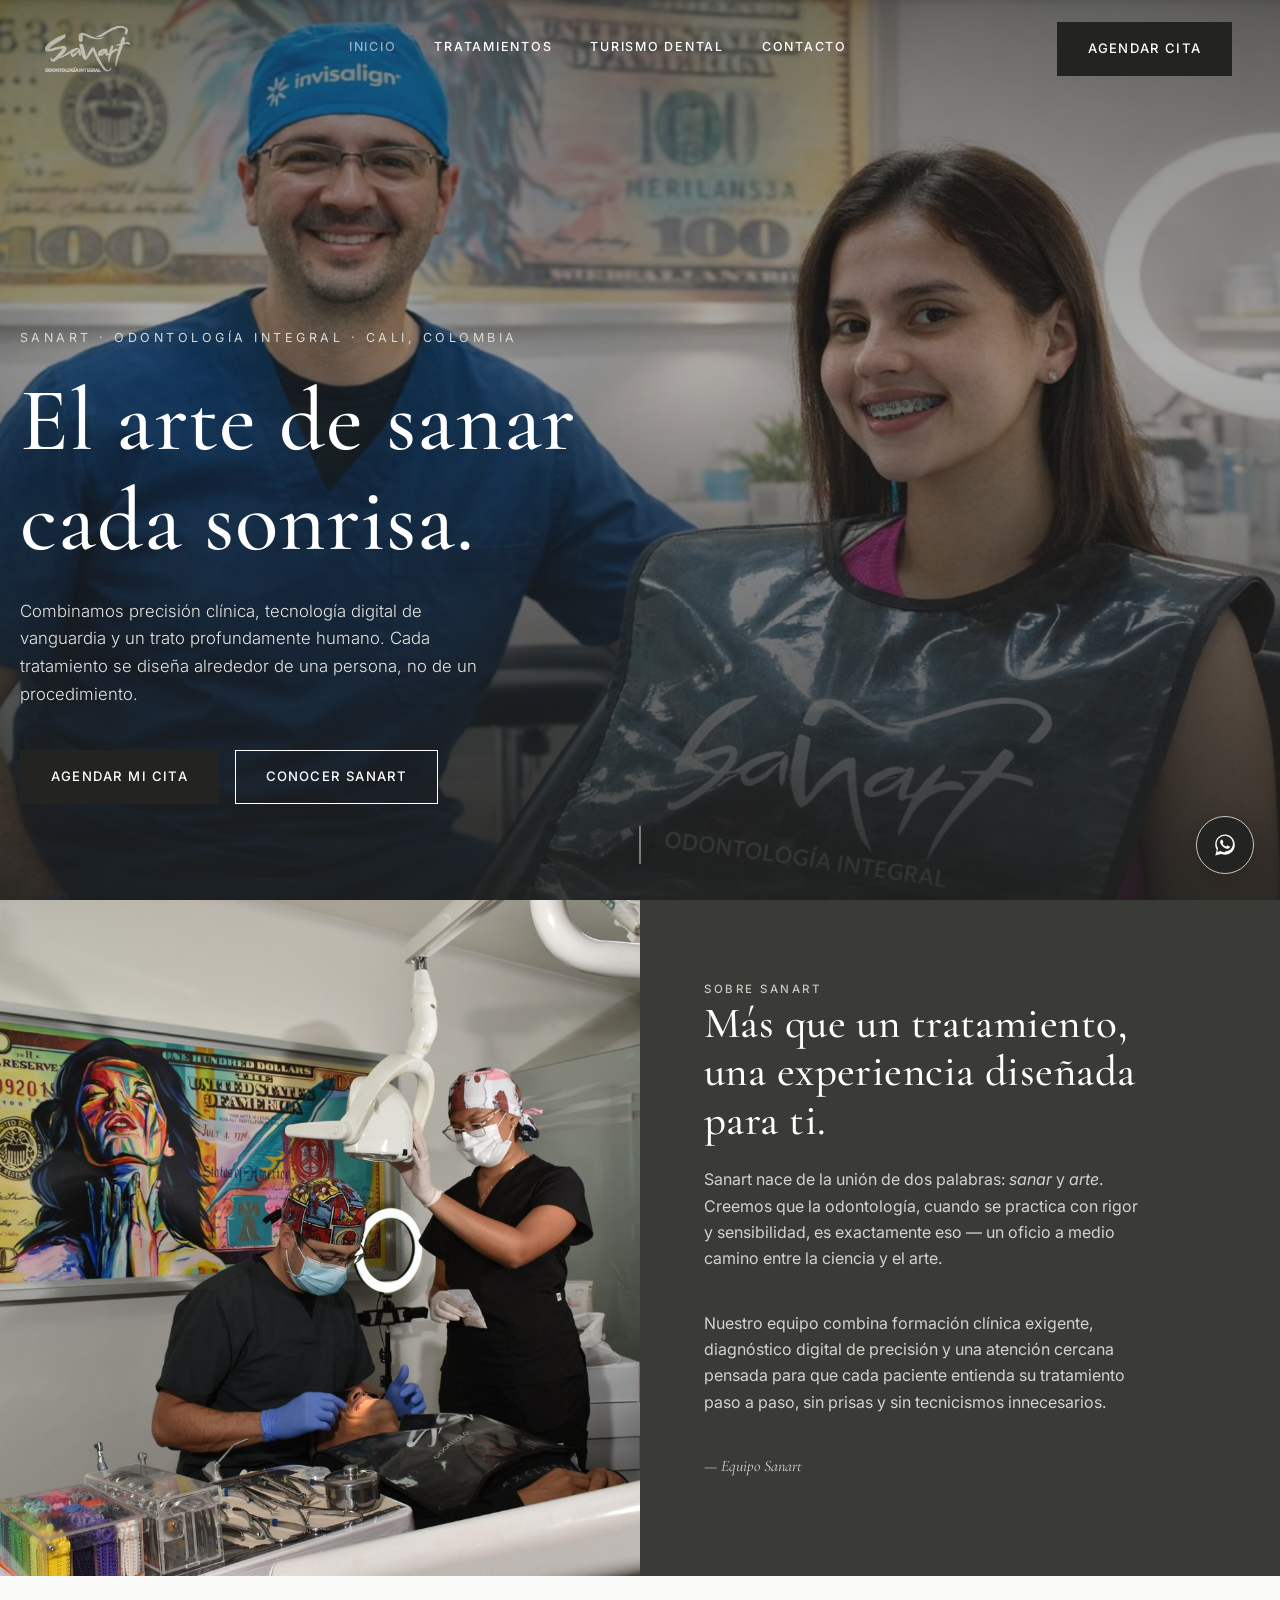
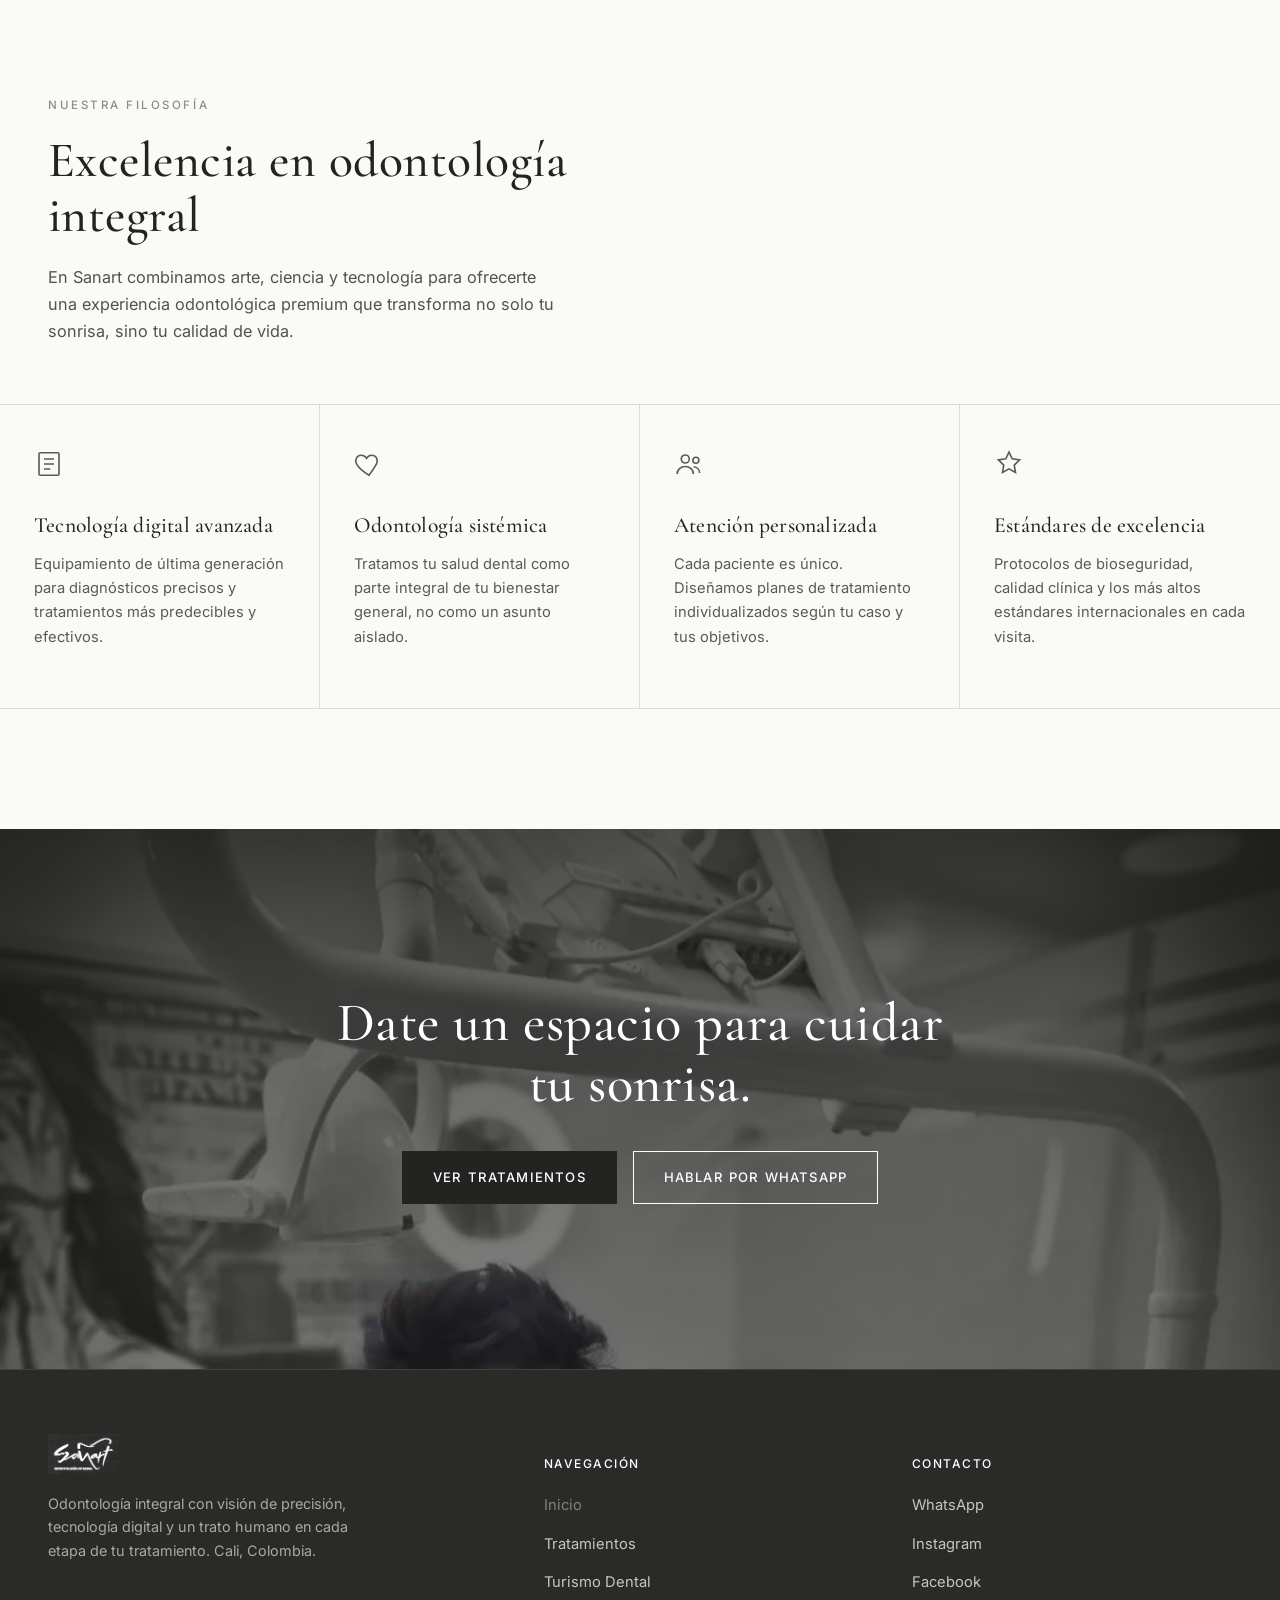
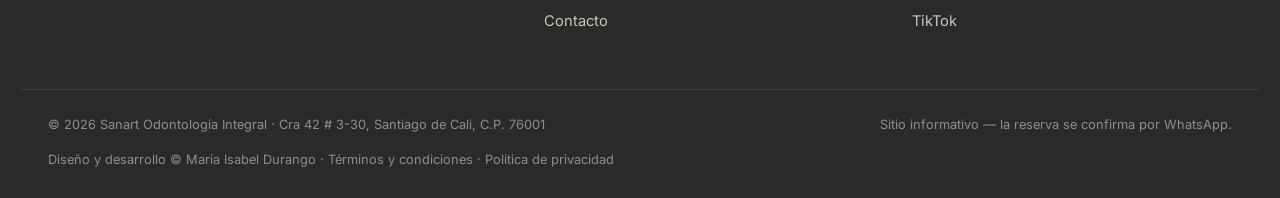
<file: index.html>
<!DOCTYPE html>
<html lang="es">
<head>
<meta charset="UTF-8">
<meta name="viewport" content="width=device-width, initial-scale=1, viewport-fit=cover">
<title>Sanart | Odontología Integral — Cali, Colombia</title>
<meta name="description" content="Sanart Odontología Integral: excelencia clínica, tecnología digital y atención personalizada en Cali, Colombia. Odontología sistémica, ortodoncia, implantología y estética dental.">
<meta property="og:title" content="Sanart | Odontología Integral — Cali, Colombia">
<meta property="og:description" content="Sanart Odontología Integral: excelencia clínica, tecnología digital y atención personalizada en Cali, Colombia. Odontología sistémica, ortodoncia, implantología y estética dental.">
<meta property="og:type" content="website">
<link rel="preconnect" href="https://fonts.googleapis.com">
<link rel="preconnect" href="https://fonts.gstatic.com" crossorigin>
<link href="https://fonts.googleapis.com/css2?family=Cormorant+Garamond:ital,wght@0,300;0,400;0,500;0,600;1,400&family=Inter:wght@300;400;500;600&display=swap" rel="stylesheet">
<link rel="stylesheet" href="assets/styles.css">
</head>
<body data-page="inicio" data-dark-hero>
<header id="siteHeader">
  <div class="wrap">
    <a href="index.html" aria-label="Sanart — Inicio">
      <img src="assets/logo-light.png" data-dark="assets/logo-dark.png" data-light="assets/logo-light.png" alt="Sanart Odontología Integral" class="logo-img" id="headerLogo">
    </a>
    <nav class="main-nav" aria-label="Navegación principal">
      <a class="nav-link" href="index.html">Inicio</a>
      <a class="nav-link" href="tratamientos.html">Tratamientos</a>
      <a class="nav-link" href="turismo.html">Turismo Dental</a>
      <a class="nav-link" href="contacto.html">Contacto</a>
    </nav>
    <div style="display:flex; align-items:center; gap:18px;">
      <a href="#" class="btn btn-solid header-cta js-wa-generic">Agendar cita</a>
      <button class="hamburger" id="hamburgerBtn" aria-label="Abrir menú">
        <span></span><span></span><span></span>
      </button>
    </div>
  </div>
</header>

<div class="mobile-menu" id="mobileMenu">
  <a href="index.html">Inicio</a>
  <a href="tratamientos.html">Tratamientos</a>
  <a href="turismo.html">Turismo Dental</a>
  <a href="contacto.html">Contacto</a>
  <a href="#" class="btn btn-ghost js-wa-generic">Agendar cita</a>
</div>

<section class="hero" id="inicio">
  <div class="hero-bg">
    <img src="assets/hero.jpg" alt="Odontólogo y paciente sonriendo en la clínica Sanart, Cali">
  </div>
  <div class="wrap hero-content">
    <p class="hero-eyebrow">Sanart · Odontología Integral · Cali, Colombia</p>
    <h1>El arte de sanar<br>cada sonrisa.</h1>
    <p class="sub">Combinamos precisión clínica, tecnología digital de vanguardia y un trato profundamente humano. Cada tratamiento se diseña alrededor de una persona, no de un procedimiento.</p>
    <div class="hero-actions">
      <a href="contacto.html" class="btn btn-solid">Agendar mi cita</a>
      <a href="#sobre-sanart" class="btn btn-ghost-light">Conocer Sanart</a>
    </div>
  </div>
  <div class="scroll-cue"><span class="line"></span></div>
</section>

<section id="sobre-sanart">
  <div class="about-grid">
    <div class="about-media reveal">
      <img src="assets/about.jpg" alt="Equipo clínico de Sanart trabajando en consultorio">
    </div>
    <div class="about-copy reveal">
      <span class="eyebrow">Sobre Sanart</span>
      <h2>Más que un tratamiento,<br>una experiencia diseñada para ti.</h2>
      <p>Sanart nace de la unión de dos palabras: <em>sanar</em> y <em>arte</em>. Creemos que la odontología, cuando se practica con rigor y sensibilidad, es exactamente eso — un oficio a medio camino entre la ciencia y el arte.</p>
      <p>Nuestro equipo combina formación clínica exigente, diagnóstico digital de precisión y una atención cercana pensada para que cada paciente entienda su tratamiento paso a paso, sin prisas y sin tecnicismos innecesarios.</p>
      <p class="about-sig">— Equipo Sanart</p>
    </div>
  </div>
</section>

<section class="pillars section-pad">
  <div class="wrap">
    <div class="section-head reveal">
      <span class="eyebrow">Nuestra filosofía</span>
      <h2>Excelencia en odontología integral</h2>
      <p>En Sanart combinamos arte, ciencia y tecnología para ofrecerte una experiencia odontológica premium que transforma no solo tu sonrisa, sino tu calidad de vida.</p>
    </div>
  </div>
  <div class="pillars-grid">
    <div class="pillar reveal">
      <svg class="icon" viewBox="0 0 24 24" fill="none" stroke="currentColor" stroke-width="1.3"><rect x="4" y="3" width="16" height="18" rx="1"/><path d="M8 8h8M8 12h8M8 16h5"/></svg>
      <h3>Tecnología digital avanzada</h3>
      <p>Equipamiento de última generación para diagnósticos precisos y tratamientos más predecibles y efectivos.</p>
    </div>
    <div class="pillar reveal">
      <svg class="icon" viewBox="0 0 24 24" fill="none" stroke="currentColor" stroke-width="1.3"><path d="M12 21s-7.5-4.6-10-9.1C.5 8.4 2.3 5 5.8 5c2 0 3.4 1.1 4.2 2.4C10.8 6.1 12.2 5 14.2 5c3.5 0 5.3 3.4 3.8 6.9C15.5 16.4 12 21 12 21z"/></svg>
      <h3>Odontología sistémica</h3>
      <p>Tratamos tu salud dental como parte integral de tu bienestar general, no como un asunto aislado.</p>
    </div>
    <div class="pillar reveal">
      <svg class="icon" viewBox="0 0 24 24" fill="none" stroke="currentColor" stroke-width="1.3"><circle cx="9" cy="8" r="3.2"/><path d="M2.5 20c0-3.6 2.9-6 6.5-6s6.5 2.4 6.5 6"/><circle cx="17.5" cy="9" r="2.4"/><path d="M15.7 14.2c2.7.3 4.8 2.3 4.8 5"/></svg>
      <h3>Atención personalizada</h3>
      <p>Cada paciente es único. Diseñamos planes de tratamiento individualizados según tu caso y tus objetivos.</p>
    </div>
    <div class="pillar reveal">
      <svg class="icon" viewBox="0 0 24 24" fill="none" stroke="currentColor" stroke-width="1.3"><path d="M12 2.5l2.6 5.4 5.9.8-4.3 4.2 1 5.9L12 15.9l-5.2 2.9 1-5.9-4.3-4.2 5.9-.8L12 2.5z"/></svg>
      <h3>Estándares de excelencia</h3>
      <p>Protocolos de bioseguridad, calidad clínica y los más altos estándares internacionales en cada visita.</p>
    </div>
  </div>
</section>

<section style="position:relative; min-height:60vh; display:flex; align-items:center; color:var(--white);">
  <div style="position:absolute; inset:0;">
    <img src="assets/experience.jpg" alt="Paciente Sanart" style="width:100%; height:100%; object-fit:cover; object-position:top; filter:grayscale(0.2);">
    <div style="position:absolute; inset:0; background:linear-gradient(180deg, rgba(30,30,28,0.72), rgba(30,30,28,0.55));"></div>
  </div>
  <div class="wrap reveal" style="position:relative; z-index:2; text-align:center; max-width:720px; margin:0 auto;">
    <h2 style="color:var(--white); font-size:clamp(2.2rem,4.5vw,3.4rem);">Date un espacio para cuidar tu sonrisa.</h2>
    <div class="hero-actions" style="justify-content:center; margin-top:36px;">
      <a href="tratamientos.html" class="btn btn-solid">Ver tratamientos</a>
      <a href="#" class="btn btn-ghost-light js-wa-generic">Hablar por WhatsApp</a>
    </div>
  </div>
</section>
<footer>
  <div class="wrap footer-grid">
    <div>
      <img src="assets/logo-light.png" alt="Sanart" class="footer-logo">
      <p class="desc">Odontología integral con visión de precisión, tecnología digital y un trato humano en cada etapa de tu tratamiento. Cali, Colombia.</p>
    </div>
    <div>
      <h5>Navegación</h5>
      <ul>
        <li><a href="index.html">Inicio</a></li>
        <li><a href="tratamientos.html">Tratamientos</a></li>
        <li><a href="turismo.html">Turismo Dental</a></li>
        <li><a href="contacto.html">Contacto</a></li>
      </ul>
    </div>
    <div>
      <h5>Contacto</h5>
      <ul>
        <li><a href="#" id="footerWhatsapp">WhatsApp</a></li>
        <li><a href="#" id="footerInsta" target="_blank" rel="noopener">Instagram</a></li>
        <li><a href="#" id="footerFb" target="_blank" rel="noopener">Facebook</a></li>
        <li><a href="#" id="footerTiktok" target="_blank" rel="noopener">TikTok</a></li>
      </ul>
    </div>
  </div>
  <div class="wrap footer-bottom">
    <span>&copy; <span id="year"></span> Sanart Odontología Integral &middot; Cra 42 # 3-30, Santiago de Cali, C.P. 76001</span>
    <span>Sitio informativo &mdash; la reserva se confirma por WhatsApp.</span>
    <span>Diseño y desarrollo &copy; Maria Isabel Durango &middot; <a href="terminos.html">Términos y condiciones</a> &middot; <a href="privacidad.html">Política de privacidad</a></span>
  </div>
</footer>

<a href="#" class="wa-float js-wa-generic" aria-label="Escribir por WhatsApp">
  <svg viewBox="0 0 32 32" fill="#FAFAF8"><path d="M16.02 3C9.4 3 4 8.4 4 15.02c0 2.5.65 4.83 1.9 6.9L4 29l7.25-1.9a12 12 0 0 0 4.77.98h.01c6.62 0 12.02-5.4 12.02-12.06C28.05 8.4 22.65 3 16.02 3zm0 21.9h-.01a10 10 0 0 1-4.98-1.34l-.36-.21-4.3 1.12 1.15-4.2-.24-.43a9.96 9.96 0 0 1-1.55-5.34c0-5.5 4.5-10 10.02-10 5.5 0 10 4.5 10 9.98 0 5.53-4.5 9.42-9.73 9.42zm5.42-7.44c-.3-.15-1.77-.87-2.04-.97-.27-.1-.47-.15-.67.15-.2.3-.77.97-.94 1.17-.17.2-.35.22-.65.07-.3-.15-1.24-.46-2.37-1.47-.87-.78-1.46-1.74-1.63-2.04-.17-.3-.02-.46.13-.61.13-.13.3-.35.45-.52.15-.17.2-.3.3-.5.1-.2.05-.37-.02-.52-.07-.15-.67-1.62-.92-2.22-.24-.58-.49-.5-.67-.51h-.57c-.2 0-.52.07-.79.37-.27.3-1.04 1.02-1.04 2.48s1.06 2.87 1.21 3.07c.15.2 2.09 3.2 5.07 4.48.71.31 1.26.49 1.69.63.71.23 1.36.2 1.87.12.57-.08 1.77-.72 2.02-1.42.25-.7.25-1.3.17-1.42-.07-.13-.27-.2-.57-.35z"/></svg>
</a>

<script src="assets/script.js"></script>
</body>
</html>
</file>
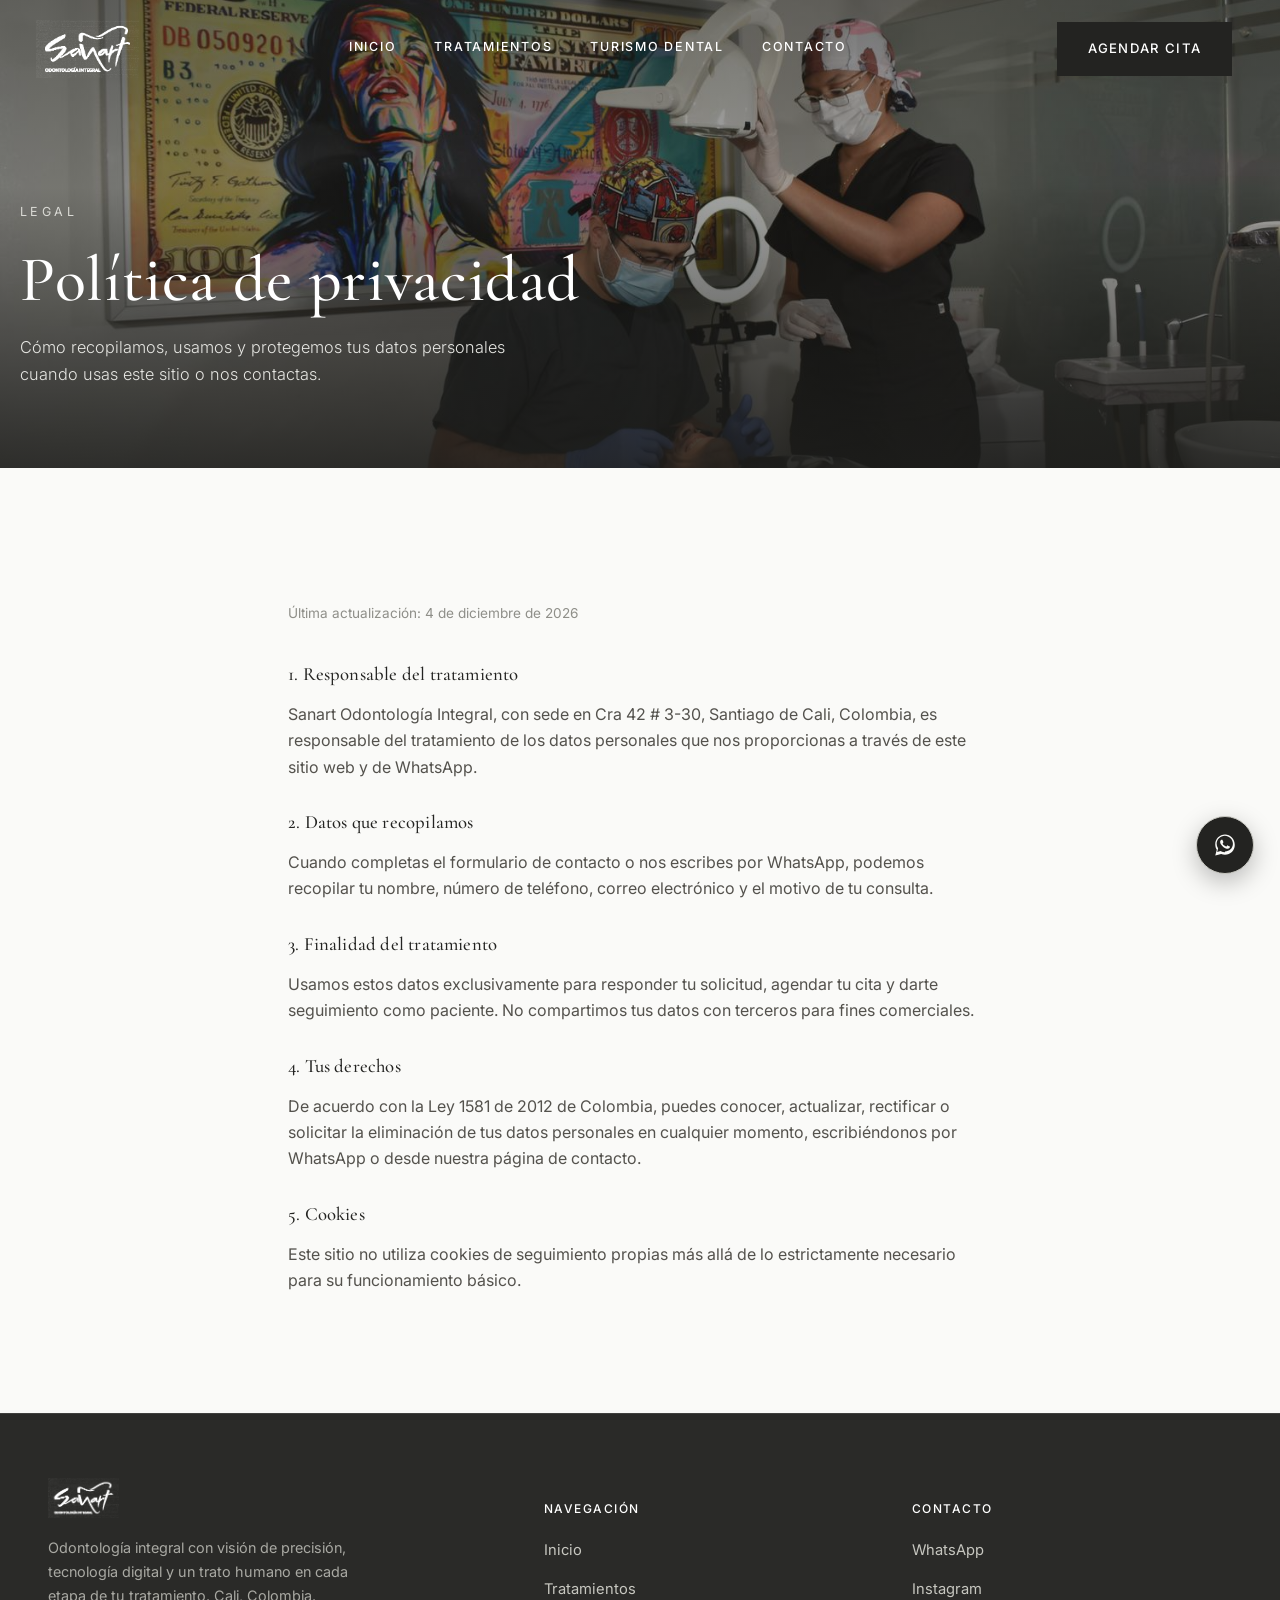
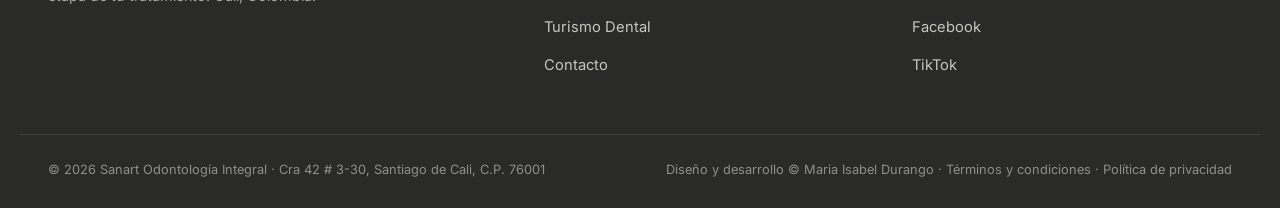
<file: privacidad.html>
<!DOCTYPE html>
<html lang="es">
<head>
<meta charset="UTF-8">
<meta name="viewport" content="width=device-width, initial-scale=1, viewport-fit=cover">
<title>Política de privacidad | Sanart Odontología Integral</title>
<meta name="description" content="Política de privacidad y tratamiento de datos personales de Sanart Odontología Integral, Cali, Colombia.">
<meta property="og:title" content="Política de privacidad | Sanart Odontología Integral">
<meta property="og:description" content="Política de privacidad y tratamiento de datos personales de Sanart Odontología Integral, Cali, Colombia.">
<meta property="og:type" content="website">
<link rel="preconnect" href="https://fonts.googleapis.com">
<link rel="preconnect" href="https://fonts.gstatic.com" crossorigin>
<link href="https://fonts.googleapis.com/css2?family=Cormorant+Garamond:ital,wght@0,300;0,400;0,500;0,600;1,400&family=Inter:wght@300;400;500;600&display=swap" rel="stylesheet">
<link rel="stylesheet" href="assets/styles.css">
</head>
<body data-page="privacidad" data-dark-hero>
<header id="siteHeader">
  <div class="wrap">
    <a href="index.html" aria-label="Sanart — Inicio">
      <img src="assets/logo-light.png" data-dark="assets/logo-dark.png" data-light="assets/logo-light.png" alt="Sanart Odontología Integral" class="logo-img" id="headerLogo">
    </a>
    <nav class="main-nav" aria-label="Navegación principal">
      <a class="nav-link" href="index.html">Inicio</a>
      <a class="nav-link" href="tratamientos.html">Tratamientos</a>
      <a class="nav-link" href="turismo.html">Turismo Dental</a>
      <a class="nav-link" href="contacto.html">Contacto</a>
    </nav>
    <div style="display:flex; align-items:center; gap:18px;">
      <a href="#" class="btn btn-solid header-cta js-wa-generic">Agendar cita</a>
      <button class="hamburger" id="hamburgerBtn" aria-label="Abrir menú">
        <span></span><span></span><span></span>
      </button>
    </div>
  </div>
</header>

<div class="mobile-menu" id="mobileMenu">
  <a href="index.html">Inicio</a>
  <a href="tratamientos.html">Tratamientos</a>
  <a href="turismo.html">Turismo Dental</a>
  <a href="contacto.html">Contacto</a>
  <a href="#" class="btn btn-ghost js-wa-generic">Agendar cita</a>
</div>

<section class="page-hero">
  <div class="page-hero-bg">
    <img src="assets/about.jpg" alt="Consultorio Sanart Odontología Integral">
  </div>
  <div class="wrap page-hero-content">
    <p class="hero-eyebrow">Legal</p>
    <h1>Política de privacidad</h1>
    <p class="sub">Cómo recopilamos, usamos y protegemos tus datos personales cuando usas este sitio o nos contactas.</p>
  </div>
</section>

<section class="section-pad">
  <div class="wrap" style="max-width:760px;">
    <p style="color:#8F8F89; font-size:0.85rem; margin-bottom:40px;">Última actualización: <span id="lastUpdated"></span></p>

    <h3 style="margin-bottom:14px;">1. Responsable del tratamiento</h3>
    <p style="color:#54524d; margin-bottom:32px;">Sanart Odontología Integral, con sede en Cra 42 # 3-30, Santiago de Cali, Colombia, es responsable del tratamiento de los datos personales que nos proporcionas a través de este sitio web y de WhatsApp.</p>

    <h3 style="margin-bottom:14px;">2. Datos que recopilamos</h3>
    <p style="color:#54524d; margin-bottom:32px;">Cuando completas el formulario de contacto o nos escribes por WhatsApp, podemos recopilar tu nombre, número de teléfono, correo electrónico y el motivo de tu consulta.</p>

    <h3 style="margin-bottom:14px;">3. Finalidad del tratamiento</h3>
    <p style="color:#54524d; margin-bottom:32px;">Usamos estos datos exclusivamente para responder tu solicitud, agendar tu cita y darte seguimiento como paciente. No compartimos tus datos con terceros para fines comerciales.</p>

    <h3 style="margin-bottom:14px;">4. Tus derechos</h3>
    <p style="color:#54524d; margin-bottom:32px;">De acuerdo con la Ley 1581 de 2012 de Colombia, puedes conocer, actualizar, rectificar o solicitar la eliminación de tus datos personales en cualquier momento, escribiéndonos por <a href="#" id="privacyWhatsapp">WhatsApp</a> o desde nuestra <a href="contacto.html">página de contacto</a>.</p>

    <h3 style="margin-bottom:14px;">5. Cookies</h3>
    <p style="color:#54524d; margin-bottom:0;">Este sitio no utiliza cookies de seguimiento propias más allá de lo estrictamente necesario para su funcionamiento básico.</p>
  </div>
</section>

<footer>
  <div class="wrap footer-grid">
    <div>
      <img src="assets/logo-light.png" alt="Sanart" class="footer-logo">
      <p class="desc">Odontología integral con visión de precisión, tecnología digital y un trato humano en cada etapa de tu tratamiento. Cali, Colombia.</p>
    </div>
    <div>
      <h5>Navegación</h5>
      <ul>
        <li><a href="index.html">Inicio</a></li>
        <li><a href="tratamientos.html">Tratamientos</a></li>
        <li><a href="turismo.html">Turismo Dental</a></li>
        <li><a href="contacto.html">Contacto</a></li>
      </ul>
    </div>
    <div>
      <h5>Contacto</h5>
      <ul>
        <li><a href="#" id="footerWhatsapp">WhatsApp</a></li>
        <li><a href="#" id="footerInsta" target="_blank" rel="noopener">Instagram</a></li>
        <li><a href="#" id="footerFb" target="_blank" rel="noopener">Facebook</a></li>
        <li><a href="#" id="footerTiktok" target="_blank" rel="noopener">TikTok</a></li>
      </ul>
    </div>
  </div>
  <div class="wrap footer-bottom">
    <span>&copy; <span id="year"></span> Sanart Odontología Integral &middot; Cra 42 # 3-30, Santiago de Cali, C.P. 76001</span>
    <span>Diseño y desarrollo &copy; Maria Isabel Durango &middot; <a href="terminos.html">Términos y condiciones</a> &middot; <a href="privacidad.html">Política de privacidad</a></span>
  </div>
</footer>

<a href="#" class="wa-float js-wa-generic" aria-label="Escribir por WhatsApp">
  <svg viewBox="0 0 32 32" fill="#FAFAF8"><path d="M16.02 3C9.4 3 4 8.4 4 15.02c0 2.5.65 4.83 1.9 6.9L4 29l7.25-1.9a12 12 0 0 0 4.77.98h.01c6.62 0 12.02-5.4 12.02-12.06C28.05 8.4 22.65 3 16.02 3zm0 21.9h-.01a10 10 0 0 1-4.98-1.34l-.36-.21-4.3 1.12 1.15-4.2-.24-.43a9.96 9.96 0 0 1-1.55-5.34c0-5.5 4.5-10 10.02-10 5.5 0 10 4.5 10 9.98 0 5.53-4.5 9.42-9.73 9.42zm5.42-7.44c-.3-.15-1.77-.87-2.04-.97-.27-.1-.47-.15-.67.15-.2.3-.77.97-.94 1.17-.17.2-.35.22-.65.07-.3-.15-1.24-.46-2.37-1.47-.87-.78-1.46-1.74-1.63-2.04-.17-.3-.02-.46.13-.61.13-.13.3-.35.45-.52.15-.17.2-.3.3-.5.1-.2.05-.37-.02-.52-.07-.15-.67-1.62-.92-2.22-.24-.58-.49-.5-.67-.51h-.57c-.2 0-.52.07-.79.37-.27.3-1.04 1.02-1.04 2.48s1.06 2.87 1.21 3.07c.15.2 2.09 3.2 5.07 4.48.71.31 1.26.49 1.69.63.71.23 1.36.2 1.87.12.57-.08 1.77-.72 2.02-1.42.25-.7.25-1.3.17-1.42-.07-.13-.27-.2-.57-.35z"/></svg>
</a>

<script src="assets/script.js"></script>
<script>
  document.getElementById('lastUpdated').textContent = new Date().toLocaleDateString('es-CO', { year: 'numeric', month: 'long', day: 'numeric' });
</script>
</body>
</html>
</file>
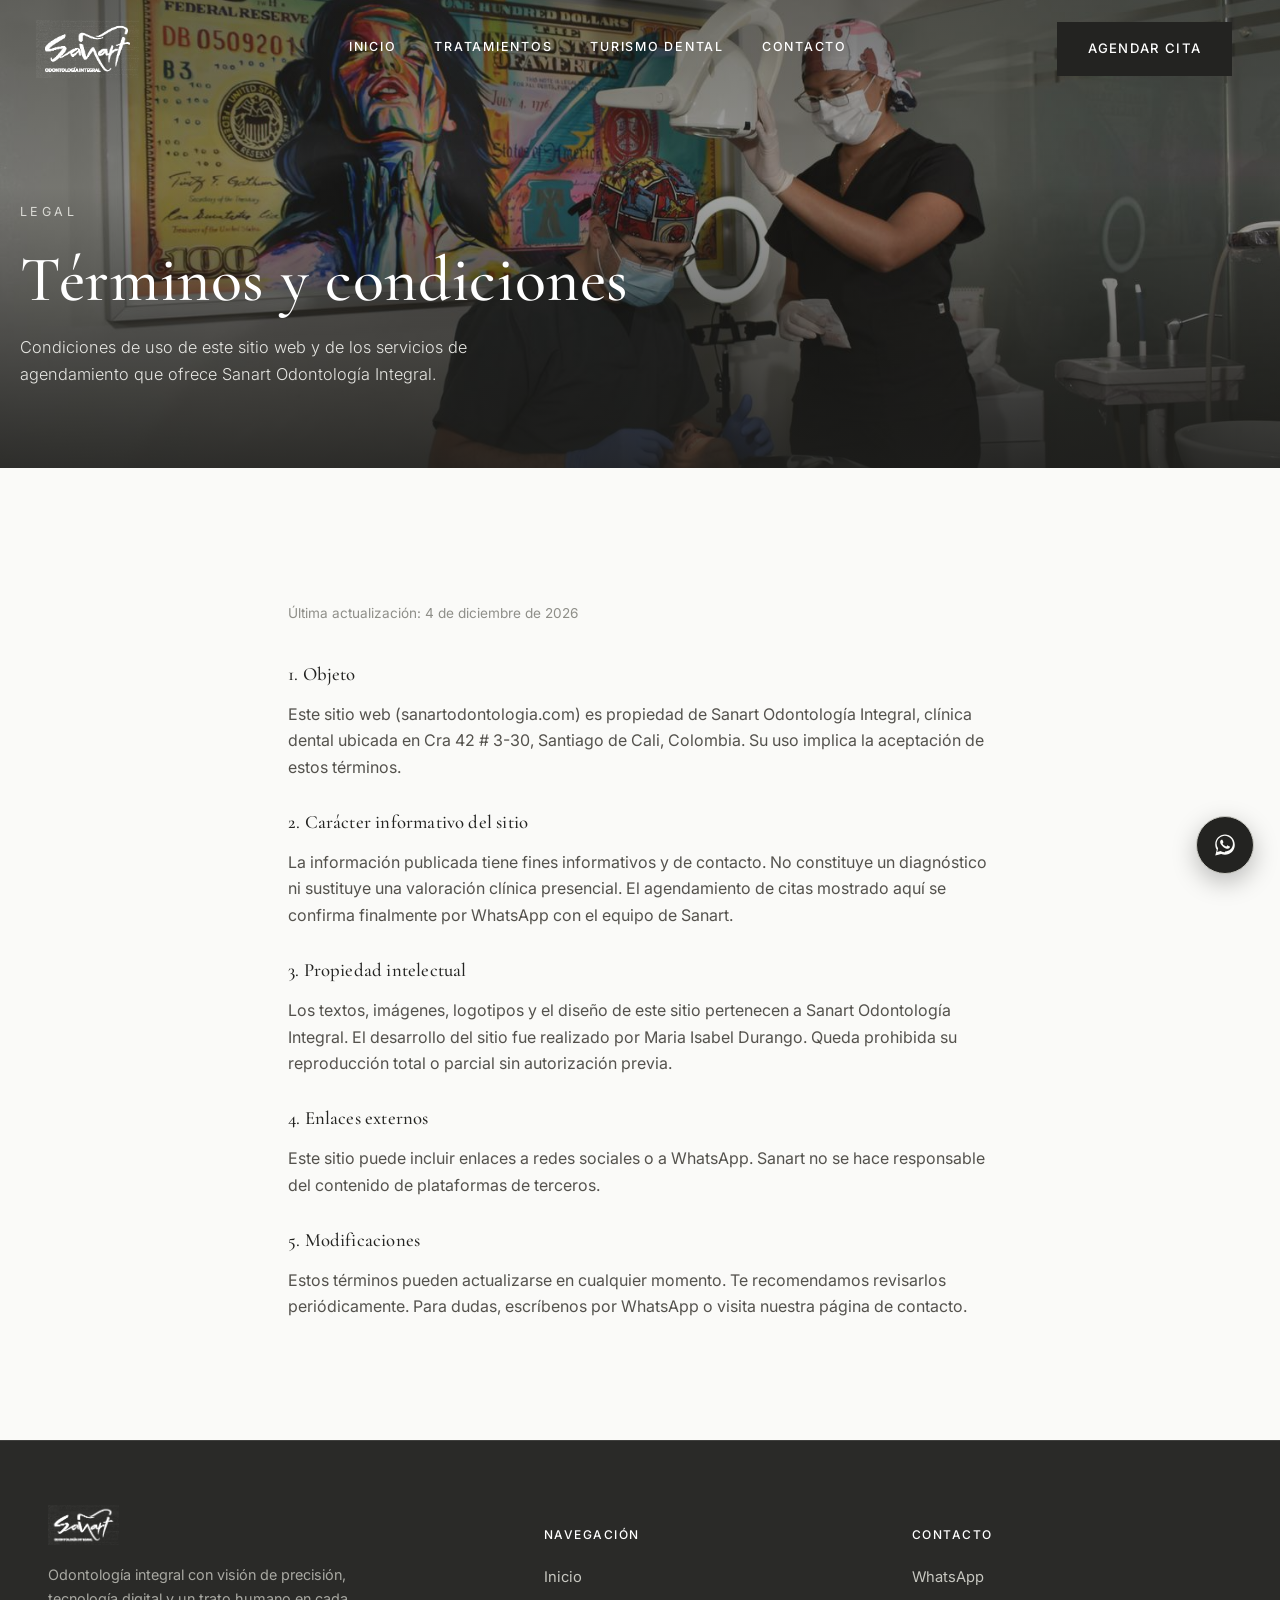
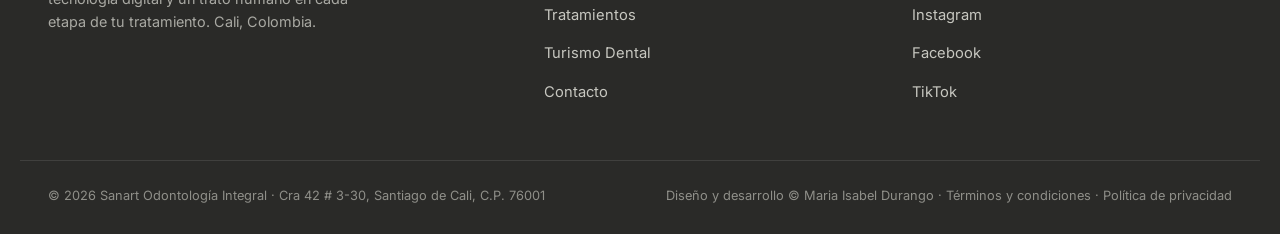
<file: terminos.html>
<!DOCTYPE html>
<html lang="es">
<head>
<meta charset="UTF-8">
<meta name="viewport" content="width=device-width, initial-scale=1, viewport-fit=cover">
<title>Términos y condiciones | Sanart Odontología Integral</title>
<meta name="description" content="Términos y condiciones de uso del sitio web de Sanart Odontología Integral, Cali, Colombia.">
<meta property="og:title" content="Términos y condiciones | Sanart Odontología Integral">
<meta property="og:description" content="Términos y condiciones de uso del sitio web de Sanart Odontología Integral, Cali, Colombia.">
<meta property="og:type" content="website">
<link rel="preconnect" href="https://fonts.googleapis.com">
<link rel="preconnect" href="https://fonts.gstatic.com" crossorigin>
<link href="https://fonts.googleapis.com/css2?family=Cormorant+Garamond:ital,wght@0,300;0,400;0,500;0,600;1,400&family=Inter:wght@300;400;500;600&display=swap" rel="stylesheet">
<link rel="stylesheet" href="assets/styles.css">
</head>
<body data-page="terminos" data-dark-hero>
<header id="siteHeader">
  <div class="wrap">
    <a href="index.html" aria-label="Sanart — Inicio">
      <img src="assets/logo-light.png" data-dark="assets/logo-dark.png" data-light="assets/logo-light.png" alt="Sanart Odontología Integral" class="logo-img" id="headerLogo">
    </a>
    <nav class="main-nav" aria-label="Navegación principal">
      <a class="nav-link" href="index.html">Inicio</a>
      <a class="nav-link" href="tratamientos.html">Tratamientos</a>
      <a class="nav-link" href="turismo.html">Turismo Dental</a>
      <a class="nav-link" href="contacto.html">Contacto</a>
    </nav>
    <div style="display:flex; align-items:center; gap:18px;">
      <a href="#" class="btn btn-solid header-cta js-wa-generic">Agendar cita</a>
      <button class="hamburger" id="hamburgerBtn" aria-label="Abrir menú">
        <span></span><span></span><span></span>
      </button>
    </div>
  </div>
</header>

<div class="mobile-menu" id="mobileMenu">
  <a href="index.html">Inicio</a>
  <a href="tratamientos.html">Tratamientos</a>
  <a href="turismo.html">Turismo Dental</a>
  <a href="contacto.html">Contacto</a>
  <a href="#" class="btn btn-ghost js-wa-generic">Agendar cita</a>
</div>

<section class="page-hero">
  <div class="page-hero-bg">
    <img src="assets/about.jpg" alt="Consultorio Sanart Odontología Integral">
  </div>
  <div class="wrap page-hero-content">
    <p class="hero-eyebrow">Legal</p>
    <h1>Términos y condiciones</h1>
    <p class="sub">Condiciones de uso de este sitio web y de los servicios de agendamiento que ofrece Sanart Odontología Integral.</p>
  </div>
</section>

<section class="section-pad">
  <div class="wrap" style="max-width:760px;">
    <p style="color:#8F8F89; font-size:0.85rem; margin-bottom:40px;">Última actualización: <span id="lastUpdated"></span></p>

    <h3 style="margin-bottom:14px;">1. Objeto</h3>
    <p style="color:#54524d; margin-bottom:32px;">Este sitio web (sanartodontologia.com) es propiedad de Sanart Odontología Integral, clínica dental ubicada en Cra 42 # 3-30, Santiago de Cali, Colombia. Su uso implica la aceptación de estos términos.</p>

    <h3 style="margin-bottom:14px;">2. Carácter informativo del sitio</h3>
    <p style="color:#54524d; margin-bottom:32px;">La información publicada tiene fines informativos y de contacto. No constituye un diagnóstico ni sustituye una valoración clínica presencial. El agendamiento de citas mostrado aquí se confirma finalmente por WhatsApp con el equipo de Sanart.</p>

    <h3 style="margin-bottom:14px;">3. Propiedad intelectual</h3>
    <p style="color:#54524d; margin-bottom:32px;">Los textos, imágenes, logotipos y el diseño de este sitio pertenecen a Sanart Odontología Integral. El desarrollo del sitio fue realizado por Maria Isabel Durango. Queda prohibida su reproducción total o parcial sin autorización previa.</p>

    <h3 style="margin-bottom:14px;">4. Enlaces externos</h3>
    <p style="color:#54524d; margin-bottom:32px;">Este sitio puede incluir enlaces a redes sociales o a WhatsApp. Sanart no se hace responsable del contenido de plataformas de terceros.</p>

    <h3 style="margin-bottom:14px;">5. Modificaciones</h3>
    <p style="color:#54524d; margin-bottom:0;">Estos términos pueden actualizarse en cualquier momento. Te recomendamos revisarlos periódicamente. Para dudas, escríbenos por <a href="#" id="termsWhatsapp">WhatsApp</a> o visita nuestra <a href="contacto.html">página de contacto</a>.</p>
  </div>
</section>

<footer>
  <div class="wrap footer-grid">
    <div>
      <img src="assets/logo-light.png" alt="Sanart" class="footer-logo">
      <p class="desc">Odontología integral con visión de precisión, tecnología digital y un trato humano en cada etapa de tu tratamiento. Cali, Colombia.</p>
    </div>
    <div>
      <h5>Navegación</h5>
      <ul>
        <li><a href="index.html">Inicio</a></li>
        <li><a href="tratamientos.html">Tratamientos</a></li>
        <li><a href="turismo.html">Turismo Dental</a></li>
        <li><a href="contacto.html">Contacto</a></li>
      </ul>
    </div>
    <div>
      <h5>Contacto</h5>
      <ul>
        <li><a href="#" id="footerWhatsapp">WhatsApp</a></li>
        <li><a href="#" id="footerInsta" target="_blank" rel="noopener">Instagram</a></li>
        <li><a href="#" id="footerFb" target="_blank" rel="noopener">Facebook</a></li>
        <li><a href="#" id="footerTiktok" target="_blank" rel="noopener">TikTok</a></li>
      </ul>
    </div>
  </div>
  <div class="wrap footer-bottom">
    <span>&copy; <span id="year"></span> Sanart Odontología Integral &middot; Cra 42 # 3-30, Santiago de Cali, C.P. 76001</span>
    <span>Diseño y desarrollo &copy; Maria Isabel Durango &middot; <a href="terminos.html">Términos y condiciones</a> &middot; <a href="privacidad.html">Política de privacidad</a></span>
  </div>
</footer>

<a href="#" class="wa-float js-wa-generic" aria-label="Escribir por WhatsApp">
  <svg viewBox="0 0 32 32" fill="#FAFAF8"><path d="M16.02 3C9.4 3 4 8.4 4 15.02c0 2.5.65 4.83 1.9 6.9L4 29l7.25-1.9a12 12 0 0 0 4.77.98h.01c6.62 0 12.02-5.4 12.02-12.06C28.05 8.4 22.65 3 16.02 3zm0 21.9h-.01a10 10 0 0 1-4.98-1.34l-.36-.21-4.3 1.12 1.15-4.2-.24-.43a9.96 9.96 0 0 1-1.55-5.34c0-5.5 4.5-10 10.02-10 5.5 0 10 4.5 10 9.98 0 5.53-4.5 9.42-9.73 9.42zm5.42-7.44c-.3-.15-1.77-.87-2.04-.97-.27-.1-.47-.15-.67.15-.2.3-.77.97-.94 1.17-.17.2-.35.22-.65.07-.3-.15-1.24-.46-2.37-1.47-.87-.78-1.46-1.74-1.63-2.04-.17-.3-.02-.46.13-.61.13-.13.3-.35.45-.52.15-.17.2-.3.3-.5.1-.2.05-.37-.02-.52-.07-.15-.67-1.62-.92-2.22-.24-.58-.49-.5-.67-.51h-.57c-.2 0-.52.07-.79.37-.27.3-1.04 1.02-1.04 2.48s1.06 2.87 1.21 3.07c.15.2 2.09 3.2 5.07 4.48.71.31 1.26.49 1.69.63.71.23 1.36.2 1.87.12.57-.08 1.77-.72 2.02-1.42.25-.7.25-1.3.17-1.42-.07-.13-.27-.2-.57-.35z"/></svg>
</a>

<script src="assets/script.js"></script>
<script>
  document.getElementById('lastUpdated').textContent = new Date().toLocaleDateString('es-CO', { year: 'numeric', month: 'long', day: 'numeric' });
</script>
</body>
</html>
</file>
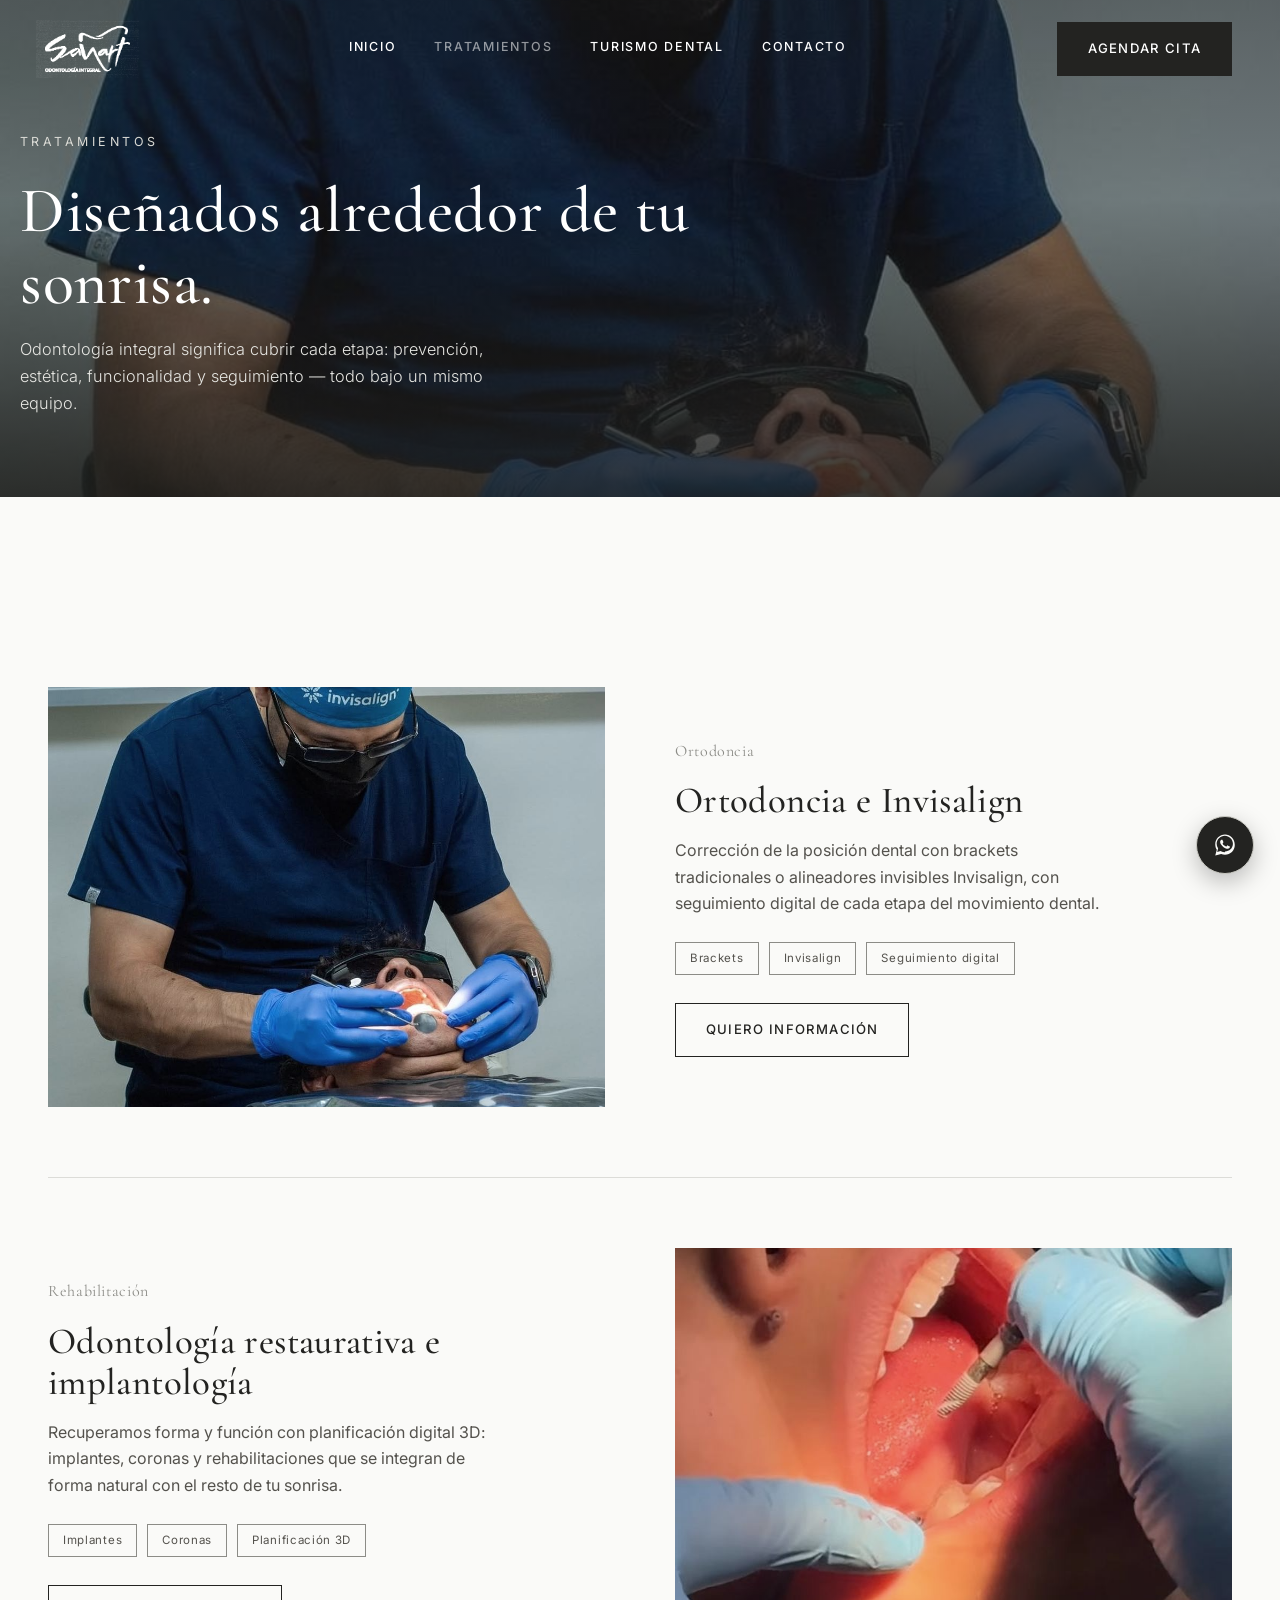
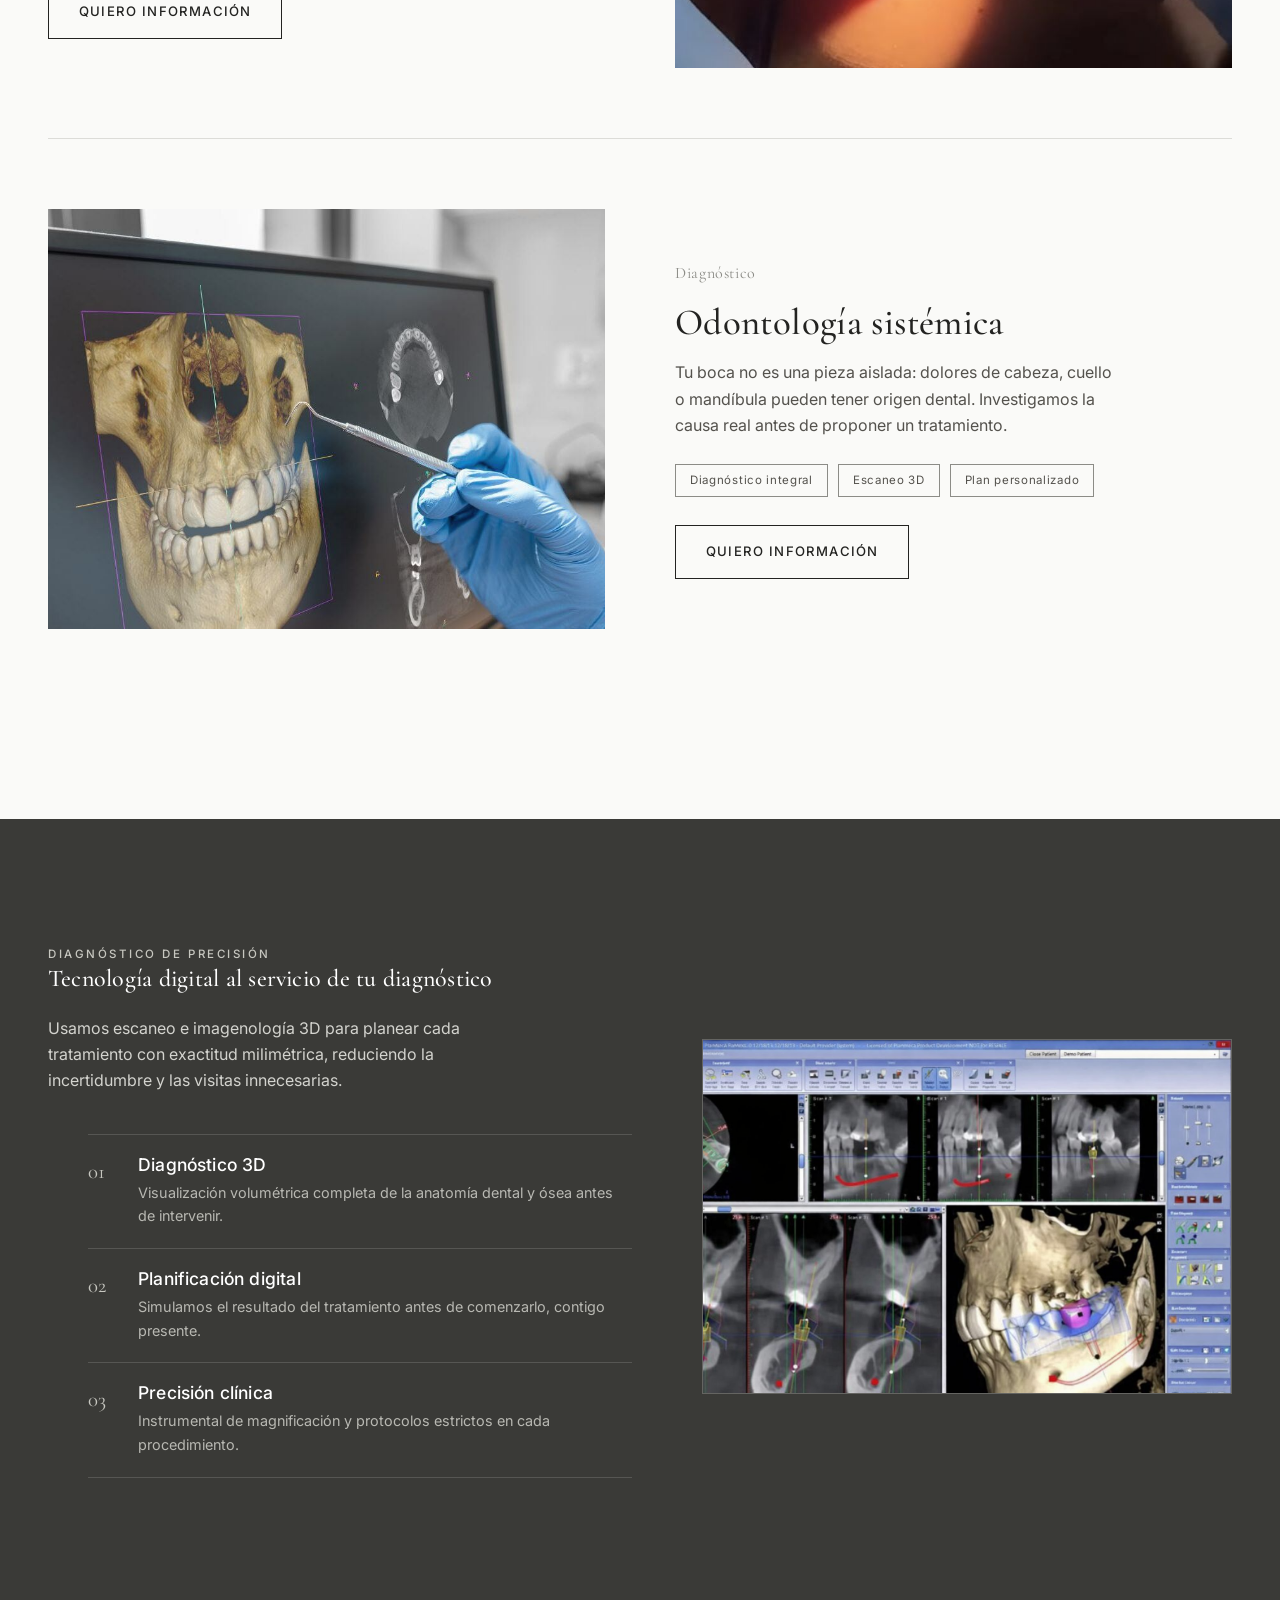
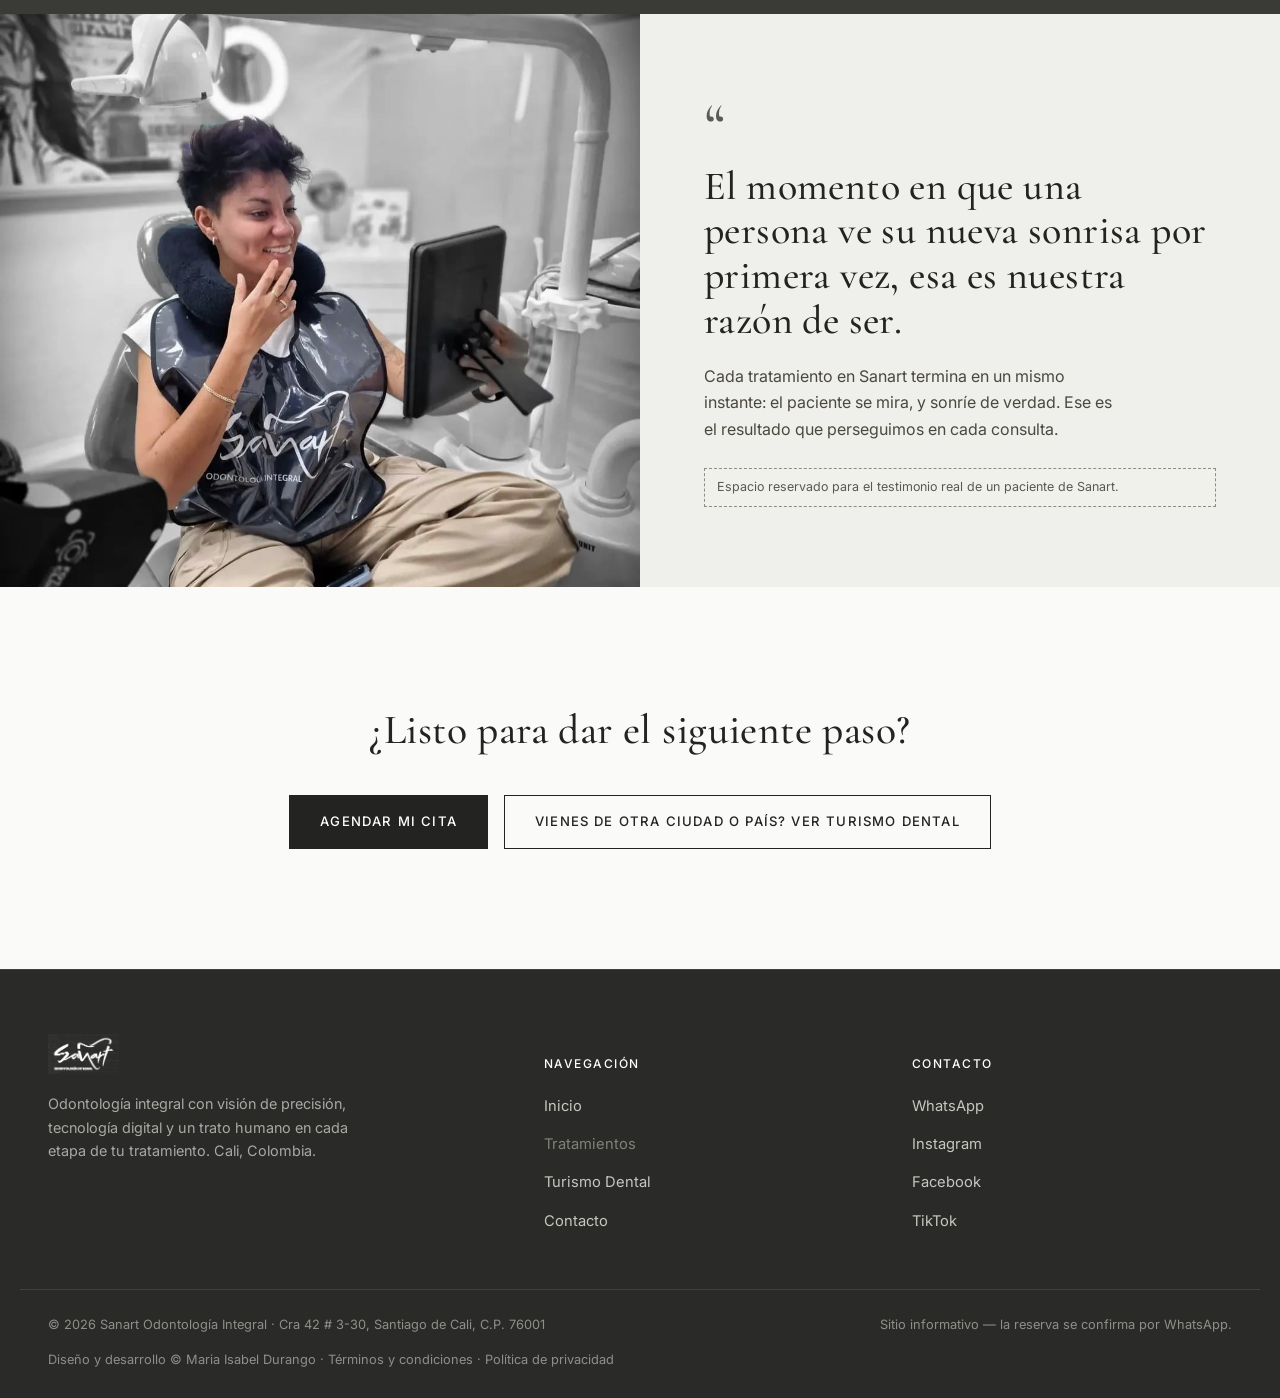
<file: tratamientos.html>
<!DOCTYPE html>
<html lang="es">
<head>
<meta charset="UTF-8">
<meta name="viewport" content="width=device-width, initial-scale=1, viewport-fit=cover">
<title>Tratamientos | Sanart Odontología Integral</title>
<meta name="description" content="Ortodoncia e Invisalign, implantología, rehabilitación oral y odontología sistémica en Sanart, Cali. Tecnología digital 3D para diagnósticos precisos.">
<meta property="og:title" content="Tratamientos | Sanart Odontología Integral">
<meta property="og:description" content="Ortodoncia e Invisalign, implantología, rehabilitación oral y odontología sistémica en Sanart, Cali. Tecnología digital 3D para diagnósticos precisos.">
<meta property="og:type" content="website">
<link rel="preconnect" href="https://fonts.googleapis.com">
<link rel="preconnect" href="https://fonts.gstatic.com" crossorigin>
<link href="https://fonts.googleapis.com/css2?family=Cormorant+Garamond:ital,wght@0,300;0,400;0,500;0,600;1,400&family=Inter:wght@300;400;500;600&display=swap" rel="stylesheet">
<link rel="stylesheet" href="assets/styles.css">
</head>
<body data-page="tratamientos" data-dark-hero>
<header id="siteHeader">
  <div class="wrap">
    <a href="index.html" aria-label="Sanart — Inicio">
      <img src="assets/logo-light.png" data-dark="assets/logo-dark.png" data-light="assets/logo-light.png" alt="Sanart Odontología Integral" class="logo-img" id="headerLogo">
    </a>
    <nav class="main-nav" aria-label="Navegación principal">
      <a class="nav-link" href="index.html">Inicio</a>
      <a class="nav-link" href="tratamientos.html">Tratamientos</a>
      <a class="nav-link" href="turismo.html">Turismo Dental</a>
      <a class="nav-link" href="contacto.html">Contacto</a>
    </nav>
    <div style="display:flex; align-items:center; gap:18px;">
      <a href="#" class="btn btn-solid header-cta js-wa-generic">Agendar cita</a>
      <button class="hamburger" id="hamburgerBtn" aria-label="Abrir menú">
        <span></span><span></span><span></span>
      </button>
    </div>
  </div>
</header>

<div class="mobile-menu" id="mobileMenu">
  <a href="index.html">Inicio</a>
  <a href="tratamientos.html">Tratamientos</a>
  <a href="turismo.html">Turismo Dental</a>
  <a href="contacto.html">Contacto</a>
  <a href="#" class="btn btn-ghost js-wa-generic">Agendar cita</a>
</div>

<section class="page-hero">
  <div class="page-hero-bg">
    <img src="assets/svc-ortho.jpg" alt="Tratamientos odontológicos en Sanart">
  </div>
  <div class="wrap page-hero-content">
    <p class="hero-eyebrow">Tratamientos</p>
    <h1>Diseñados alrededor de tu sonrisa.</h1>
    <p class="sub">Odontología integral significa cubrir cada etapa: prevención, estética, funcionalidad y seguimiento — todo bajo un mismo equipo.</p>
  </div>
</section>

<section class="services section-pad">
  <div class="wrap">
    <div class="service-row reveal">
      <div class="media"><img src="assets/svc-ortho.jpg" alt="Odontólogo de Sanart realizando un procedimiento de ortodoncia"></div>
      <div class="copy">
        <div class="service-num">Ortodoncia</div>
        <h3>Ortodoncia e Invisalign</h3>
        <p>Corrección de la posición dental con brackets tradicionales o alineadores invisibles Invisalign, con seguimiento digital de cada etapa del movimiento dental.</p>
        <div class="service-tags"><span>Brackets</span><span>Invisalign</span><span>Seguimiento digital</span></div>
        <a href="contacto.html" class="btn btn-ghost">Quiero información</a>
      </div>
    </div>

    <div class="service-row flip reveal">
      <div class="media"><img src="assets/svc-implant.jpg" alt="Procedimiento de implantología en clínica Sanart"></div>
      <div class="copy">
        <div class="service-num">Rehabilitación</div>
        <h3>Odontología restaurativa e implantología</h3>
        <p>Recuperamos forma y función con planificación digital 3D: implantes, coronas y rehabilitaciones que se integran de forma natural con el resto de tu sonrisa.</p>
        <div class="service-tags"><span>Implantes</span><span>Coronas</span><span>Planificación 3D</span></div>
        <a href="contacto.html" class="btn btn-ghost">Quiero información</a>
      </div>
    </div>

    <div class="service-row reveal">
      <div class="media"><img src="assets/svc-sistemica.jpg" alt="Diagnóstico digital y odontología sistémica en Sanart"></div>
      <div class="copy">
        <div class="service-num">Diagnóstico</div>
        <h3>Odontología sistémica</h3>
        <p>Tu boca no es una pieza aislada: dolores de cabeza, cuello o mandíbula pueden tener origen dental. Investigamos la causa real antes de proponer un tratamiento.</p>
        <div class="service-tags"><span>Diagnóstico integral</span><span>Escaneo 3D</span><span>Plan personalizado</span></div>
        <a href="contacto.html" class="btn btn-ghost">Quiero información</a>
      </div>
    </div>
  </div>
</section>

<section class="tech section-pad" id="tecnologia">
  <div class="wrap tech-grid">
    <div class="reveal">
      <span class="eyebrow">Diagnóstico de precisión</span>
      <h2>Tecnología digital al servicio de tu diagnóstico</h2>
      <p class="lead">Usamos escaneo e imagenología 3D para planear cada tratamiento con exactitud milimétrica, reduciendo la incertidumbre y las visitas innecesarias.</p>
      <ul class="tech-list">
        <li><span class="t-num">01</span><div><h4>Diagnóstico 3D</h4><p>Visualización volumétrica completa de la anatomía dental y ósea antes de intervenir.</p></div></li>
        <li><span class="t-num">02</span><div><h4>Planificación digital</h4><p>Simulamos el resultado del tratamiento antes de comenzarlo, contigo presente.</p></div></li>
        <li><span class="t-num">03</span><div><h4>Precisión clínica</h4><p>Instrumental de magnificación y protocolos estrictos en cada procedimiento.</p></div></li>
      </ul>
    </div>
    <div class="tech-media reveal">
      <img src="assets/tech.jpg" alt="Planificación digital 3D del tratamiento en Sanart">
    </div>
  </div>
</section>

<section class="experience">
  <div class="experience-media reveal">
    <img src="assets/experience.jpg" alt="Paciente sonriendo al ver el resultado de su tratamiento en Sanart">
  </div>
  <div class="experience-copy reveal">
    <span class="quote-mark">&ldquo;</span>
    <h2>El momento en que una persona ve su nueva sonrisa por primera vez, esa es nuestra razón de ser.</h2>
    <p>Cada tratamiento en Sanart termina en un mismo instante: el paciente se mira, y sonríe de verdad. Ese es el resultado que perseguimos en cada consulta.</p>
    <div class="config-note">Espacio reservado para el testimonio real de un paciente de Sanart.</div>
  </div>
</section>

<section class="section-pad" style="text-align:center;">
  <div class="wrap reveal">
    <h2 style="font-size:clamp(1.9rem,3.4vw,2.6rem); margin-bottom:24px;">¿Listo para dar el siguiente paso?</h2>
    <div class="hero-actions" style="justify-content:center;">
      <a href="contacto.html" class="btn btn-solid">Agendar mi cita</a>
      <a href="turismo.html" class="btn btn-ghost">Vienes de otra ciudad o país? Ver turismo dental</a>
    </div>
  </div>
</section>
<footer>
  <div class="wrap footer-grid">
    <div>
      <img src="assets/logo-light.png" alt="Sanart" class="footer-logo">
      <p class="desc">Odontología integral con visión de precisión, tecnología digital y un trato humano en cada etapa de tu tratamiento. Cali, Colombia.</p>
    </div>
    <div>
      <h5>Navegación</h5>
      <ul>
        <li><a href="index.html">Inicio</a></li>
        <li><a href="tratamientos.html">Tratamientos</a></li>
        <li><a href="turismo.html">Turismo Dental</a></li>
        <li><a href="contacto.html">Contacto</a></li>
      </ul>
    </div>
    <div>
      <h5>Contacto</h5>
      <ul>
        <li><a href="#" id="footerWhatsapp">WhatsApp</a></li>
        <li><a href="#" id="footerInsta" target="_blank" rel="noopener">Instagram</a></li>
        <li><a href="#" id="footerFb" target="_blank" rel="noopener">Facebook</a></li>
        <li><a href="#" id="footerTiktok" target="_blank" rel="noopener">TikTok</a></li>
      </ul>
    </div>
  </div>
  <div class="wrap footer-bottom">
    <span>&copy; <span id="year"></span> Sanart Odontología Integral &middot; Cra 42 # 3-30, Santiago de Cali, C.P. 76001</span>
    <span>Sitio informativo &mdash; la reserva se confirma por WhatsApp.</span>
    <span>Diseño y desarrollo &copy; Maria Isabel Durango &middot; <a href="terminos.html">Términos y condiciones</a> &middot; <a href="privacidad.html">Política de privacidad</a></span>
  </div>
</footer>

<a href="#" class="wa-float js-wa-generic" aria-label="Escribir por WhatsApp">
  <svg viewBox="0 0 32 32" fill="#FAFAF8"><path d="M16.02 3C9.4 3 4 8.4 4 15.02c0 2.5.65 4.83 1.9 6.9L4 29l7.25-1.9a12 12 0 0 0 4.77.98h.01c6.62 0 12.02-5.4 12.02-12.06C28.05 8.4 22.65 3 16.02 3zm0 21.9h-.01a10 10 0 0 1-4.98-1.34l-.36-.21-4.3 1.12 1.15-4.2-.24-.43a9.96 9.96 0 0 1-1.55-5.34c0-5.5 4.5-10 10.02-10 5.5 0 10 4.5 10 9.98 0 5.53-4.5 9.42-9.73 9.42zm5.42-7.44c-.3-.15-1.77-.87-2.04-.97-.27-.1-.47-.15-.67.15-.2.3-.77.97-.94 1.17-.17.2-.35.22-.65.07-.3-.15-1.24-.46-2.37-1.47-.87-.78-1.46-1.74-1.63-2.04-.17-.3-.02-.46.13-.61.13-.13.3-.35.45-.52.15-.17.2-.3.3-.5.1-.2.05-.37-.02-.52-.07-.15-.67-1.62-.92-2.22-.24-.58-.49-.5-.67-.51h-.57c-.2 0-.52.07-.79.37-.27.3-1.04 1.02-1.04 2.48s1.06 2.87 1.21 3.07c.15.2 2.09 3.2 5.07 4.48.71.31 1.26.49 1.69.63.71.23 1.36.2 1.87.12.57-.08 1.77-.72 2.02-1.42.25-.7.25-1.3.17-1.42-.07-.13-.27-.2-.57-.35z"/></svg>
</a>

<script src="assets/script.js"></script>
</body>
</html>
</file>
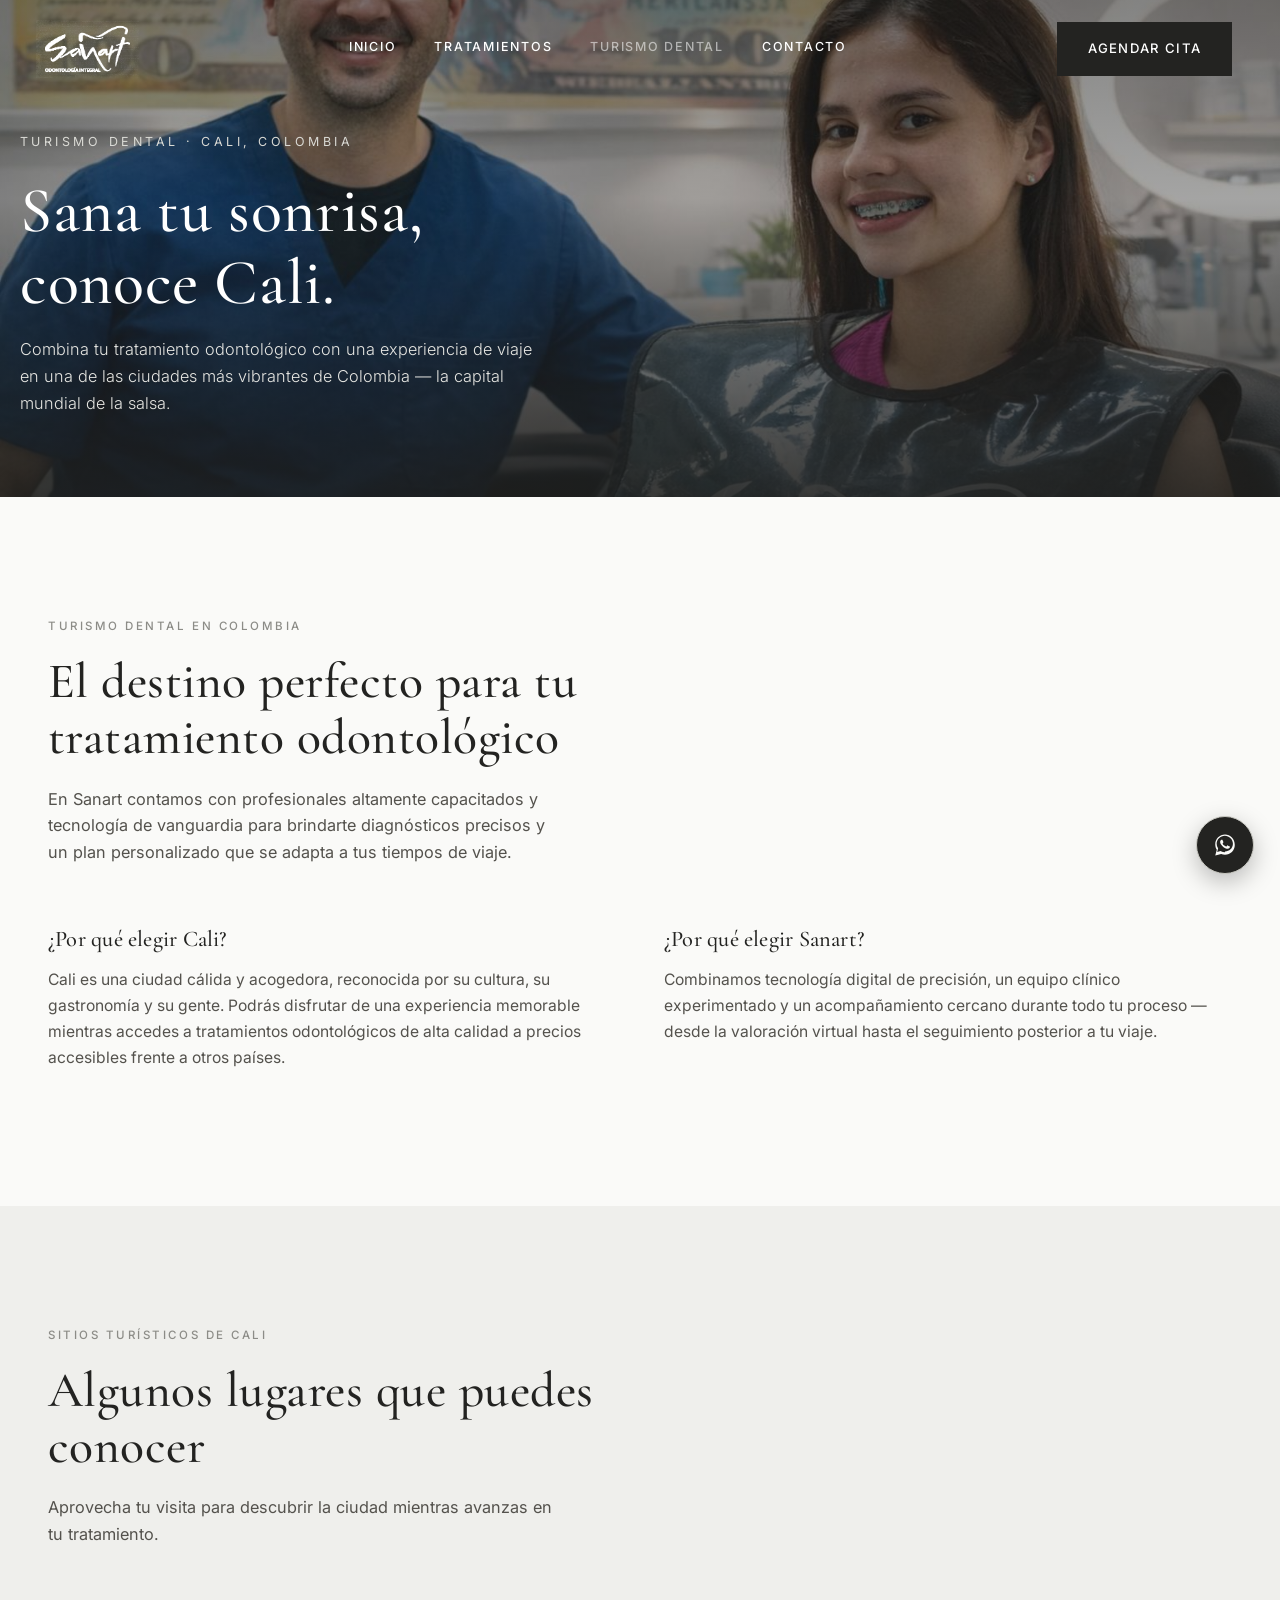
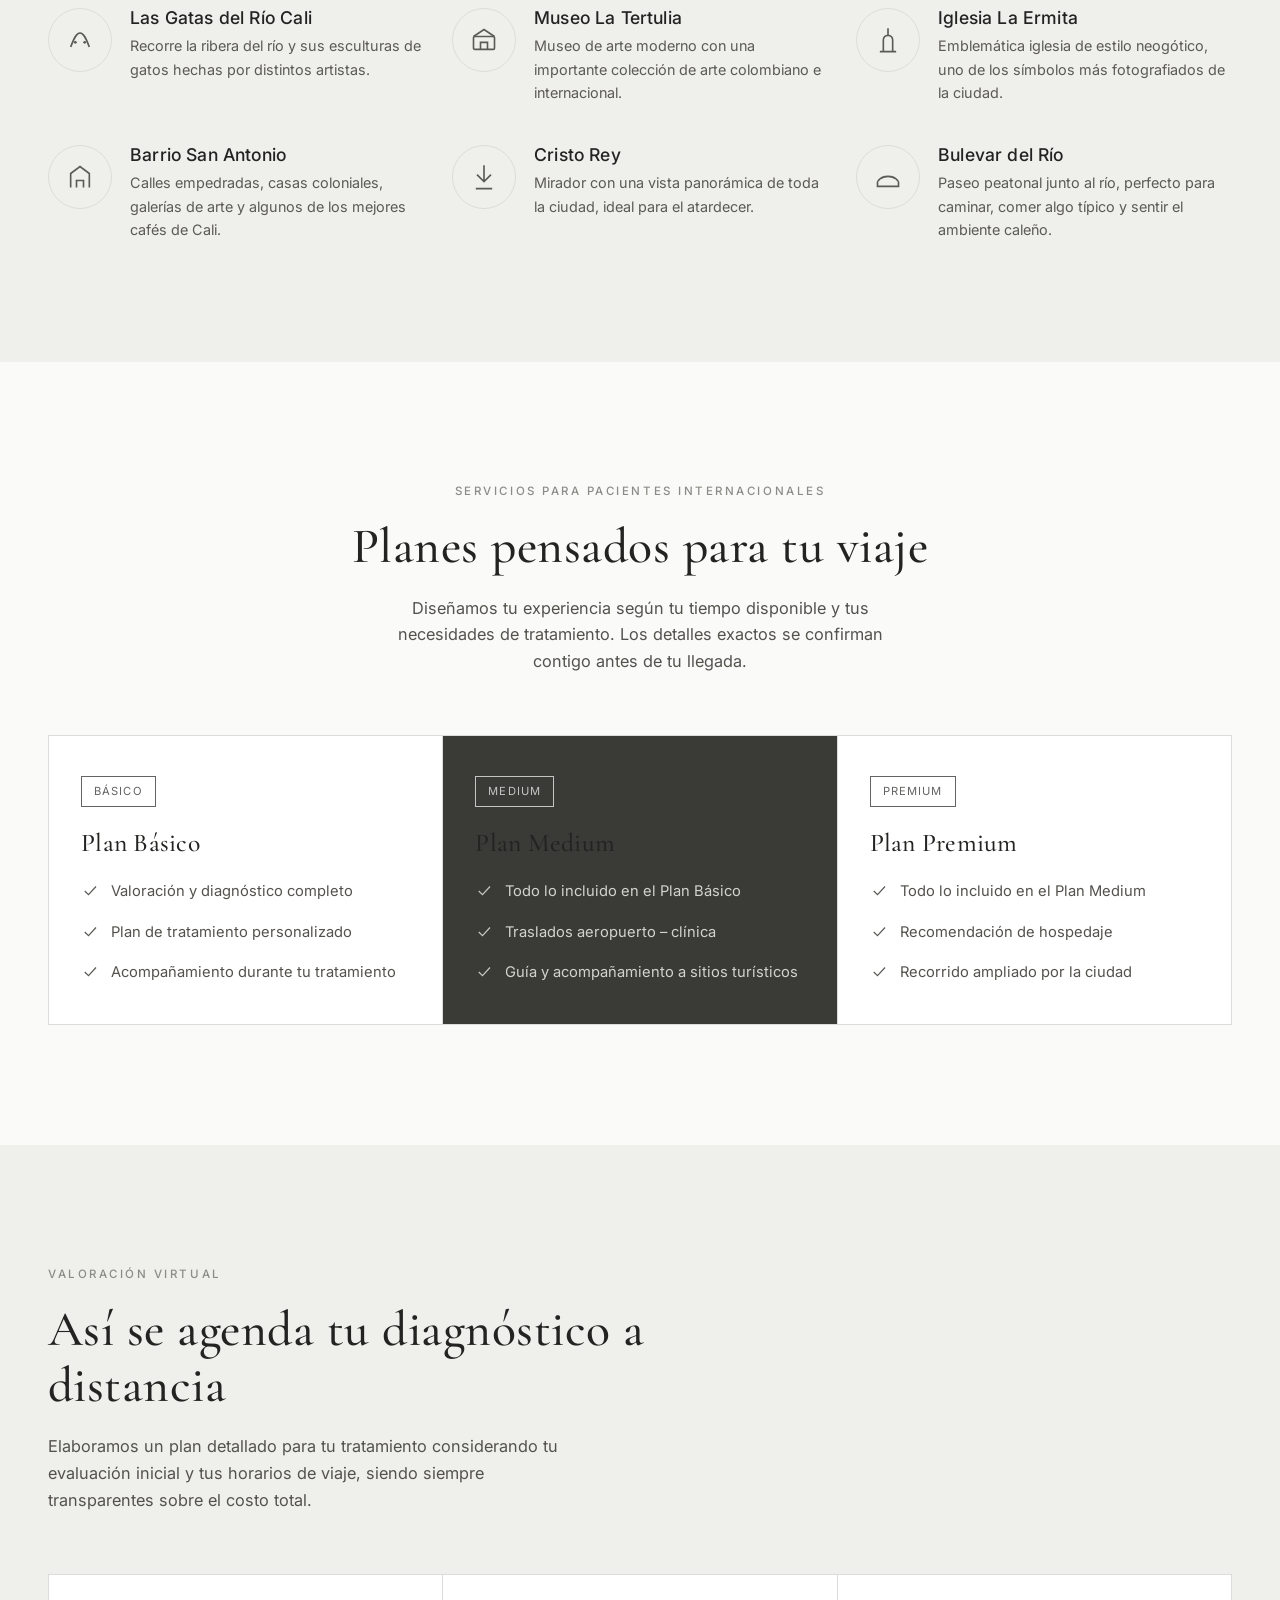
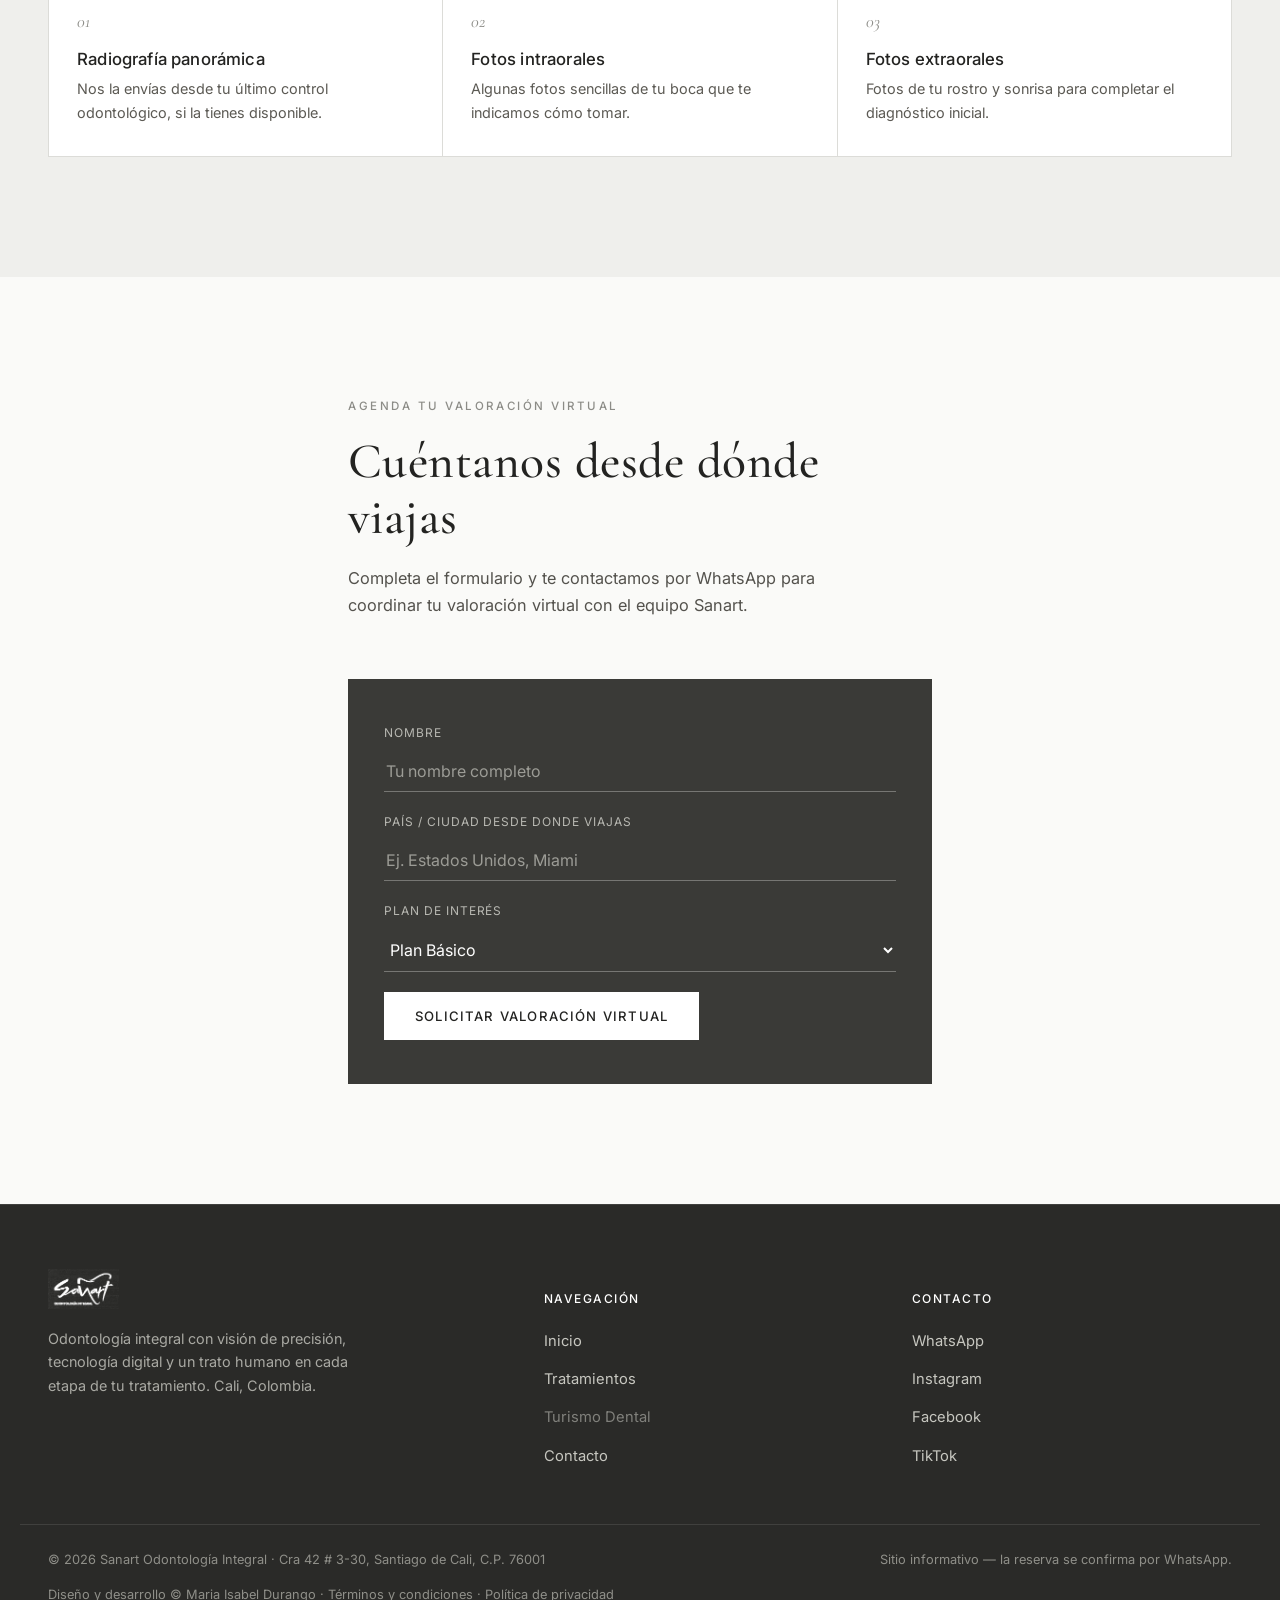
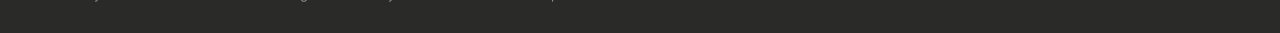
<file: turismo.html>
<!DOCTYPE html>
<html lang="es">
<head>
<meta charset="UTF-8">
<meta name="viewport" content="width=device-width, initial-scale=1, viewport-fit=cover">
<title>Turismo Dental en Cali | Sanart Odontología Integral</title>
<meta name="description" content="Combina tu tratamiento dental con una experiencia de viaje en Cali, Colombia. Planes para pacientes internacionales con Sanart Odontología Integral.">
<meta property="og:title" content="Turismo Dental en Cali | Sanart Odontología Integral">
<meta property="og:description" content="Combina tu tratamiento dental con una experiencia de viaje en Cali, Colombia. Planes para pacientes internacionales con Sanart Odontología Integral.">
<meta property="og:type" content="website">
<link rel="preconnect" href="https://fonts.googleapis.com">
<link rel="preconnect" href="https://fonts.gstatic.com" crossorigin>
<link href="https://fonts.googleapis.com/css2?family=Cormorant+Garamond:ital,wght@0,300;0,400;0,500;0,600;1,400&family=Inter:wght@300;400;500;600&display=swap" rel="stylesheet">
<link rel="stylesheet" href="assets/styles.css">
</head>
<body data-page="turismo" data-dark-hero>
<header id="siteHeader">
  <div class="wrap">
    <a href="index.html" aria-label="Sanart — Inicio">
      <img src="assets/logo-light.png" data-dark="assets/logo-dark.png" data-light="assets/logo-light.png" alt="Sanart Odontología Integral" class="logo-img" id="headerLogo">
    </a>
    <nav class="main-nav" aria-label="Navegación principal">
      <a class="nav-link" href="index.html">Inicio</a>
      <a class="nav-link" href="tratamientos.html">Tratamientos</a>
      <a class="nav-link" href="turismo.html">Turismo Dental</a>
      <a class="nav-link" href="contacto.html">Contacto</a>
    </nav>
    <div style="display:flex; align-items:center; gap:18px;">
      <a href="#" class="btn btn-solid header-cta js-wa-generic">Agendar cita</a>
      <button class="hamburger" id="hamburgerBtn" aria-label="Abrir menú">
        <span></span><span></span><span></span>
      </button>
    </div>
  </div>
</header>

<div class="mobile-menu" id="mobileMenu">
  <a href="index.html">Inicio</a>
  <a href="tratamientos.html">Tratamientos</a>
  <a href="turismo.html">Turismo Dental</a>
  <a href="contacto.html">Contacto</a>
  <a href="#" class="btn btn-ghost js-wa-generic">Agendar cita</a>
</div>

<section class="page-hero">
  <div class="page-hero-bg">
    <img src="assets/hero.jpg" alt="Turismo dental en Cali con Sanart Odontología Integral">
  </div>
  <div class="wrap page-hero-content">
    <p class="hero-eyebrow">Turismo Dental &middot; Cali, Colombia</p>
    <h1>Sana tu sonrisa,<br>conoce Cali.</h1>
    <p class="sub">Combina tu tratamiento odontológico con una experiencia de viaje en una de las ciudades más vibrantes de Colombia — la capital mundial de la salsa.</p>
  </div>
</section>

<section class="section-pad">
  <div class="wrap">
    <div class="section-head reveal">
      <span class="eyebrow">Turismo dental en Colombia</span>
      <h2>El destino perfecto para tu tratamiento odontológico</h2>
      <p>En Sanart contamos con profesionales altamente capacitados y tecnología de vanguardia para brindarte diagnósticos precisos y un plan personalizado que se adapta a tus tiempos de viaje.</p>
    </div>
    <div style="display:grid; grid-template-columns:1fr 1fr; gap:48px;" class="reveal">
      <div>
        <h3 style="font-size:1.4rem; margin-bottom:14px;">¿Por qué elegir Cali?</h3>
        <p style="color:#54524d; font-size:0.98rem;">Cali es una ciudad cálida y acogedora, reconocida por su cultura, su gastronomía y su gente. Podrás disfrutar de una experiencia memorable mientras accedes a tratamientos odontológicos de alta calidad a precios accesibles frente a otros países.</p>
      </div>
      <div>
        <h3 style="font-size:1.4rem; margin-bottom:14px;">¿Por qué elegir Sanart?</h3>
        <p style="color:#54524d; font-size:0.98rem;">Combinamos tecnología digital de precisión, un equipo clínico experimentado y un acompañamiento cercano durante todo tu proceso — desde la valoración virtual hasta el seguimiento posterior a tu viaje.</p>
      </div>
    </div>
  </div>
</section>

<section class="section-pad" style="background:var(--paper-2);">
  <div class="wrap">
    <div class="section-head reveal">
      <span class="eyebrow">Sitios turísticos de Cali</span>
      <h2>Algunos lugares que puedes conocer</h2>
      <p>Aprovecha tu visita para descubrir la ciudad mientras avanzas en tu tratamiento.</p>
    </div>
    <div class="spot-grid reveal">
      <div class="spot">
        <div class="spot-badge"><svg viewBox="0 0 24 24" fill="none" stroke="currentColor" stroke-width="1.4"><path d="M4 18c3-8 5-12 8-12s5 4 8 12"/><circle cx="8" cy="14" r="1.2" fill="currentColor" stroke="none"/><circle cx="16" cy="14" r="1.2" fill="currentColor" stroke="none"/></svg></div>
        <div><h4>Las Gatas del Río Cali</h4><p>Recorre la ribera del río y sus esculturas de gatos hechas por distintos artistas.</p></div>
      </div>
      <div class="spot">
        <div class="spot-badge"><svg viewBox="0 0 24 24" fill="none" stroke="currentColor" stroke-width="1.4"><rect x="3" y="9" width="18" height="11" rx="1"/><path d="M3 9l9-6 9 6M9 20v-6h6v6"/></svg></div>
        <div><h4>Museo La Tertulia</h4><p>Museo de arte moderno con una importante colección de arte colombiano e internacional.</p></div>
      </div>
      <div class="spot">
        <div class="spot-badge"><svg viewBox="0 0 24 24" fill="none" stroke="currentColor" stroke-width="1.4"><path d="M12 2v6M8 22V12a4 4 0 0 1 8 0v10M5 22h14"/></svg></div>
        <div><h4>Iglesia La Ermita</h4><p>Emblemática iglesia de estilo neogótico, uno de los símbolos más fotografiados de la ciudad.</p></div>
      </div>
      <div class="spot">
        <div class="spot-badge"><svg viewBox="0 0 24 24" fill="none" stroke="currentColor" stroke-width="1.4"><path d="M4 21V9l8-6 8 6v12M9 21v-6h6v6"/></svg></div>
        <div><h4>Barrio San Antonio</h4><p>Calles empedradas, casas coloniales, galerías de arte y algunos de los mejores cafés de Cali.</p></div>
      </div>
      <div class="spot">
        <div class="spot-badge"><svg viewBox="0 0 24 24" fill="none" stroke="currentColor" stroke-width="1.4"><path d="M12 2v14M6 10l6 6 6-6M5 22h14"/></svg></div>
        <div><h4>Cristo Rey</h4><p>Mirador con una vista panorámica de toda la ciudad, ideal para el atardecer.</p></div>
      </div>
      <div class="spot">
        <div class="spot-badge"><svg viewBox="0 0 24 24" fill="none" stroke="currentColor" stroke-width="1.4"><path d="M3 16c4-6 14-6 18 0M3 16v4h18v-4"/></svg></div>
        <div><h4>Bulevar del Río</h4><p>Paseo peatonal junto al río, perfecto para caminar, comer algo típico y sentir el ambiente caleño.</p></div>
      </div>
    </div>
  </div>
</section>

<section class="section-pad">
  <div class="wrap">
    <div class="section-head center reveal" style="margin-left:auto; margin-right:auto;">
      <span class="eyebrow">Servicios para pacientes internacionales</span>
      <h2>Planes pensados para tu viaje</h2>
      <p>Diseñamos tu experiencia según tu tiempo disponible y tus necesidades de tratamiento. Los detalles exactos se confirman contigo antes de tu llegada.</p>
    </div>
    <div class="plans-grid reveal">
      <div class="plan-card">
        <span class="plan-tag">Básico</span>
        <h3>Plan Básico</h3>
        <div class="plan-items">
          <div class="plan-item"><svg viewBox="0 0 24 24" fill="none" stroke="currentColor" stroke-width="1.6"><path d="M5 12l5 5L20 6"/></svg><p>Valoración y diagnóstico completo</p></div>
          <div class="plan-item"><svg viewBox="0 0 24 24" fill="none" stroke="currentColor" stroke-width="1.6"><path d="M5 12l5 5L20 6"/></svg><p>Plan de tratamiento personalizado</p></div>
          <div class="plan-item"><svg viewBox="0 0 24 24" fill="none" stroke="currentColor" stroke-width="1.6"><path d="M5 12l5 5L20 6"/></svg><p>Acompañamiento durante tu tratamiento</p></div>
        </div>
      </div>
      <div class="plan-card is-featured">
        <span class="plan-tag">Medium</span>
        <h3>Plan Medium</h3>
        <div class="plan-items">
          <div class="plan-item"><svg viewBox="0 0 24 24" fill="none" stroke="currentColor" stroke-width="1.6"><path d="M5 12l5 5L20 6"/></svg><p>Todo lo incluido en el Plan Básico</p></div>
          <div class="plan-item"><svg viewBox="0 0 24 24" fill="none" stroke="currentColor" stroke-width="1.6"><path d="M5 12l5 5L20 6"/></svg><p>Traslados aeropuerto &ndash; clínica</p></div>
          <div class="plan-item"><svg viewBox="0 0 24 24" fill="none" stroke="currentColor" stroke-width="1.6"><path d="M5 12l5 5L20 6"/></svg><p>Guía y acompañamiento a sitios turísticos</p></div>
        </div>
      </div>
      <div class="plan-card">
        <span class="plan-tag">Premium</span>
        <h3>Plan Premium</h3>
        <div class="plan-items">
          <div class="plan-item"><svg viewBox="0 0 24 24" fill="none" stroke="currentColor" stroke-width="1.6"><path d="M5 12l5 5L20 6"/></svg><p>Todo lo incluido en el Plan Medium</p></div>
          <div class="plan-item"><svg viewBox="0 0 24 24" fill="none" stroke="currentColor" stroke-width="1.6"><path d="M5 12l5 5L20 6"/></svg><p>Recomendación de hospedaje</p></div>
          <div class="plan-item"><svg viewBox="0 0 24 24" fill="none" stroke="currentColor" stroke-width="1.6"><path d="M5 12l5 5L20 6"/></svg><p>Recorrido ampliado por la ciudad</p></div>
        </div>
      </div>
    </div>
  </div>
</section>

<section class="section-pad" style="background:var(--paper-2);">
  <div class="wrap">
    <div class="section-head reveal">
      <span class="eyebrow">Valoración virtual</span>
      <h2>Así se agenda tu diagnóstico a distancia</h2>
      <p>Elaboramos un plan detallado para tu tratamiento considerando tu evaluación inicial y tus horarios de viaje, siendo siempre transparentes sobre el costo total.</p>
    </div>
    <div class="steps-row reveal">
      <div class="step-card">
        <span class="step-num">01</span>
        <h4>Radiografía panorámica</h4>
        <p>Nos la envías desde tu último control odontológico, si la tienes disponible.</p>
      </div>
      <div class="step-card">
        <span class="step-num">02</span>
        <h4>Fotos intraorales</h4>
        <p>Algunas fotos sencillas de tu boca que te indicamos cómo tomar.</p>
      </div>
      <div class="step-card">
        <span class="step-num">03</span>
        <h4>Fotos extraorales</h4>
        <p>Fotos de tu rostro y sonrisa para completar el diagnóstico inicial.</p>
      </div>
    </div>
  </div>
</section>

<section class="section-pad">
  <div class="wrap" style="max-width:640px;">
    <div class="section-head reveal">
      <span class="eyebrow">Agenda tu valoración virtual</span>
      <h2>Cuéntanos desde dónde viajas</h2>
      <p>Completa el formulario y te contactamos por WhatsApp para coordinar tu valoración virtual con el equipo Sanart.</p>
    </div>
    <form class="reveal" id="tourismForm" style="background:var(--gray-dark); padding:44px 36px; color:var(--white);">
      <div class="field">
        <label for="t-name">Nombre</label>
        <input type="text" id="t-name" required placeholder="Tu nombre completo">
      </div>
      <div class="field">
        <label for="t-country">País / ciudad desde donde viajas</label>
        <input type="text" id="t-country" required placeholder="Ej. Estados Unidos, Miami">
      </div>
      <div class="field">
        <label for="t-plan">Plan de interés</label>
        <select id="t-plan">
          <option>Plan Básico</option>
          <option>Plan Medium</option>
          <option>Plan Premium</option>
          <option>Aún no lo sé, quiero asesoría</option>
        </select>
      </div>
      <button type="submit" class="btn btn-solid" style="background:var(--white); color:var(--ink); border-color:var(--white);">Solicitar valoración virtual</button>
      <p class="form-msg" id="tourismFormMsg" style="color:var(--accent);">Abrimos WhatsApp con tu mensaje listo para enviar &mdash; confírmalo desde ahí.</p>
    </form>
  </div>
</section>
<footer>
  <div class="wrap footer-grid">
    <div>
      <img src="assets/logo-light.png" alt="Sanart" class="footer-logo">
      <p class="desc">Odontología integral con visión de precisión, tecnología digital y un trato humano en cada etapa de tu tratamiento. Cali, Colombia.</p>
    </div>
    <div>
      <h5>Navegación</h5>
      <ul>
        <li><a href="index.html">Inicio</a></li>
        <li><a href="tratamientos.html">Tratamientos</a></li>
        <li><a href="turismo.html">Turismo Dental</a></li>
        <li><a href="contacto.html">Contacto</a></li>
      </ul>
    </div>
    <div>
      <h5>Contacto</h5>
      <ul>
        <li><a href="#" id="footerWhatsapp">WhatsApp</a></li>
        <li><a href="#" id="footerInsta" target="_blank" rel="noopener">Instagram</a></li>
        <li><a href="#" id="footerFb" target="_blank" rel="noopener">Facebook</a></li>
        <li><a href="#" id="footerTiktok" target="_blank" rel="noopener">TikTok</a></li>
      </ul>
    </div>
  </div>
  <div class="wrap footer-bottom">
    <span>&copy; <span id="year"></span> Sanart Odontología Integral &middot; Cra 42 # 3-30, Santiago de Cali, C.P. 76001</span>
    <span>Sitio informativo &mdash; la reserva se confirma por WhatsApp.</span>
    <span>Diseño y desarrollo &copy; Maria Isabel Durango &middot; <a href="terminos.html">Términos y condiciones</a> &middot; <a href="privacidad.html">Política de privacidad</a></span>
  </div>
</footer>

<a href="#" class="wa-float js-wa-generic" aria-label="Escribir por WhatsApp">
  <svg viewBox="0 0 32 32" fill="#FAFAF8"><path d="M16.02 3C9.4 3 4 8.4 4 15.02c0 2.5.65 4.83 1.9 6.9L4 29l7.25-1.9a12 12 0 0 0 4.77.98h.01c6.62 0 12.02-5.4 12.02-12.06C28.05 8.4 22.65 3 16.02 3zm0 21.9h-.01a10 10 0 0 1-4.98-1.34l-.36-.21-4.3 1.12 1.15-4.2-.24-.43a9.96 9.96 0 0 1-1.55-5.34c0-5.5 4.5-10 10.02-10 5.5 0 10 4.5 10 9.98 0 5.53-4.5 9.42-9.73 9.42zm5.42-7.44c-.3-.15-1.77-.87-2.04-.97-.27-.1-.47-.15-.67.15-.2.3-.77.97-.94 1.17-.17.2-.35.22-.65.07-.3-.15-1.24-.46-2.37-1.47-.87-.78-1.46-1.74-1.63-2.04-.17-.3-.02-.46.13-.61.13-.13.3-.35.45-.52.15-.17.2-.3.3-.5.1-.2.05-.37-.02-.52-.07-.15-.67-1.62-.92-2.22-.24-.58-.49-.5-.67-.51h-.57c-.2 0-.52.07-.79.37-.27.3-1.04 1.02-1.04 2.48s1.06 2.87 1.21 3.07c.15.2 2.09 3.2 5.07 4.48.71.31 1.26.49 1.69.63.71.23 1.36.2 1.87.12.57-.08 1.77-.72 2.02-1.42.25-.7.25-1.3.17-1.42-.07-.13-.27-.2-.57-.35z"/></svg>
</a>

<script src="assets/script.js"></script>
</body>
</html>
</file>
<file: assets/styles.css>
/* ===========================================================
   SANART ODONTOLOGÍA INTEGRAL — hoja de estilos compartida
   Paleta: escala de grises (sin color). Edita las variables
   de abajo para ajustar tonos en todo el sitio a la vez.
   =========================================================== */

:root{
  --white:#FFFFFF;
  --paper:#FAFAF8;      /* fondo claro general */
  --paper-2:#EFEFEC;    /* fondo gris muy claro (secciones alternas) */
  --line:#DCDCD8;       /* bordes suaves */
  --ink:#232321;        /* texto principal */
  --gray-mid:#8C8C87;   /* texto secundario / etiquetas */
  --gray-dark:#3A3A37;  /* secciones oscuras (antes "negro") */
  --gray-dark-2:#2A2A28; /* variante más oscura para hero / footer */
  --accent:#C7C7C0;     /* acento claro sobre fondo oscuro */
  --accent-strong:#5A5A56; /* acento medio sobre fondo claro */
  color-scheme:light;
  box-sizing:border-box;
  padding-top:env(safe-area-inset-top,0px);
  padding-bottom:env(safe-area-inset-bottom,0px);
}

*{box-sizing:border-box;}
html{
  scroll-behavior:smooth;
  scroll-padding-top:calc(104px + env(safe-area-inset-top,0px));
  height:100%;
}
@media (prefers-reduced-motion: reduce){ html{ scroll-behavior:auto; } }

body{
  margin:0;
  background:var(--paper);
  color:var(--ink);
  font-family:'Inter', sans-serif;
  font-weight:400;
  line-height:1.65;
  -webkit-font-smoothing:antialiased;
  overflow-x:hidden;
}

h1,h2,h3,h4,.display{
  font-family:'Cormorant Garamond', serif;
  font-weight:500;
  letter-spacing:0.01em;
  line-height:1.12;
  margin:0;
  color:var(--ink);
}

.eyebrow{
  font-family:'Inter',sans-serif;
  font-size:0.72rem;
  letter-spacing:0.22em;
  text-transform:uppercase;
  color:var(--gray-mid);
  font-weight:500;
}

a{color:inherit; text-decoration:none;}
img{display:block; max-width:100%; height:auto;}

.wrap{max-width:1240px; margin:0 auto; padding:0 28px;}
@media (max-width:640px){ .wrap{padding:0 22px;} }

.btn{
  display:inline-flex;
  align-items:center;
  gap:10px;
  padding:15px 30px;
  font-family:'Inter',sans-serif;
  font-size:0.82rem;
  letter-spacing:0.09em;
  text-transform:uppercase;
  font-weight:500;
  border:1px solid var(--ink);
  cursor:pointer;
  transition:all .45s cubic-bezier(.4,0,.2,1);
  background:transparent;
  white-space:nowrap;
}
.btn-solid{ background:var(--ink); color:var(--white); }
.btn-solid:hover{ background:var(--accent-strong); border-color:var(--accent-strong); color:var(--white); }
.btn-ghost{ background:transparent; color:var(--ink); border-color:var(--ink); }
.btn-ghost:hover{ background:var(--ink); color:var(--white); }
.btn-ghost-light{ background:transparent; color:var(--white); border-color:var(--white); }
.btn-ghost-light:hover{ background:var(--white); color:var(--ink); }

/* ---------- HEADER ---------- */
header{
  position:fixed; top:0; left:0; right:0; z-index:100;
  padding:calc(20px + env(safe-area-inset-top,0px)) 0 20px;
  transition:all .5s cubic-bezier(.4,0,.2,1);
  background:transparent;
}
header.scrolled{
  padding:calc(12px + env(safe-area-inset-top,0px)) 0 12px;
  background:rgba(250,250,248,0.94);
  backdrop-filter:blur(10px);
  box-shadow:0 1px 0 rgba(35,35,33,0.08);
}
header .wrap{ display:flex; align-items:center; justify-content:space-between; padding-left:16px; }
@media (max-width:640px){ header .wrap{ padding-left:20px; } }

.logo-img{ height:58px; width:auto; transition:height .4s, filter .4s, opacity .4s; }
header.scrolled .logo-img{ height:48px; }
@media (max-width:640px){
  .logo-img{ height:46px; }
  header.scrolled .logo-img{ height:38px; }
}

nav.main-nav{ display:flex; align-items:center; gap:38px; }
nav.main-nav a.nav-link{
  font-size:0.78rem; letter-spacing:0.14em; text-transform:uppercase;
  color:var(--white); font-weight:500;
  position:relative; padding-bottom:4px;
  transition:color .4s;
}
header.scrolled nav.main-nav a.nav-link{ color:var(--ink); }
nav.main-nav a.nav-link.is-active{ opacity:0.6; }
nav.main-nav a.nav-link::after{
  content:''; position:absolute; left:0; bottom:0; width:0; height:1px;
  background:var(--accent-strong); transition:width .35s ease;
}
header.scrolled nav.main-nav a.nav-link::after{ background:var(--ink); }
nav.main-nav a.nav-link:hover::after{ width:100%; }

.header-cta{ display:none; }
@media (min-width:1080px){ .header-cta{ display:inline-flex; } }

.hamburger{
  display:flex; flex-direction:column; gap:5px; cursor:pointer; z-index:110;
  background:none; border:none; padding:6px;
}
.hamburger span{ width:26px; height:1px; background:var(--white); transition:all .4s; }
header.scrolled .hamburger span{ background:var(--ink); }
.hamburger.open span{ background:var(--ink); }
@media (min-width:1080px){ .hamburger{ display:none; } }
@media (max-width:1079px){ nav.main-nav{ display:none; } }

.mobile-menu{
  position:fixed; inset:0; background:var(--paper); z-index:105;
  display:flex; flex-direction:column; align-items:flex-start; justify-content:center;
  gap:26px; padding:0 40px;
  transform:translateX(100%); transition:transform .5s cubic-bezier(.4,0,.2,1);
}
.mobile-menu.open{ transform:translateX(0); }
.mobile-menu a{ font-family:'Cormorant Garamond',serif; font-size:2rem; color:var(--ink); }
.mobile-menu .btn{ margin-top:10px; }

/* page marker so the current nav link can be highlighted per-page */
body[data-page="inicio"] a[href="index.html"],
body[data-page="tratamientos"] a[href="tratamientos.html"],
body[data-page="turismo"] a[href="turismo.html"],
body[data-page="contacto"] a[href="contacto.html"]{ opacity:0.55; }

/* ---------- PAGE HERO (subpages) ---------- */
.page-hero{
  position:relative; min-height:52vh; display:flex; align-items:flex-end;
  color:var(--white); overflow:hidden; padding-top:120px;
}
.page-hero-bg{ position:absolute; inset:0; z-index:0; }
.page-hero-bg img{ width:100%; height:100%; object-fit:cover; }
.page-hero-bg::after{
  content:''; position:absolute; inset:0;
  background:linear-gradient(180deg, rgba(30,30,28,0.55) 0%, rgba(30,30,28,0.4) 40%, rgba(30,30,28,0.88) 100%);
}
.page-hero-content{ position:relative; z-index:2; padding:0 0 64px; width:100%; }
.page-hero h1{ font-size:clamp(2.4rem, 5.5vw, 4rem); color:var(--white); max-width:760px; }
.page-hero p.sub{ margin-top:18px; max-width:520px; font-size:1.02rem; color:#E6E6E2; font-weight:300; }

/* ---------- HERO (home) ---------- */
.hero{
  position:relative; min-height:100vh; display:flex; align-items:flex-end;
  color:var(--white); overflow:hidden;
}
.hero-bg{ position:absolute; inset:0; z-index:0; }
.hero-bg img{ width:100%; height:100%; object-fit:cover; object-position:center 28%; }
.hero-bg::after{
  content:''; position:absolute; inset:0;
  background:linear-gradient(180deg, rgba(30,30,28,0.55) 0%, rgba(30,30,28,0.35) 40%, rgba(30,30,28,0.88) 100%);
}
.hero-content{ position:relative; z-index:2; padding:0 0 96px; width:100%; }
.hero-eyebrow{ color:#DADAD5; font-size:0.78rem; letter-spacing:0.28em; text-transform:uppercase; margin-bottom:22px; }
.hero h1{ font-size:clamp(2.8rem, 7vw, 5.6rem); color:var(--white); max-width:820px; font-weight:500; }
.hero p.sub{ margin-top:26px; max-width:480px; font-size:1.05rem; color:#E6E6E2; font-weight:300; }
.hero-actions{ display:flex; flex-wrap:wrap; gap:16px; margin-top:42px; }
.scroll-cue{
  position:absolute; bottom:36px; left:50%; transform:translateX(-50%); z-index:2;
  display:flex; flex-direction:column; align-items:center; gap:10px; color:#DADAD5;
}
.scroll-cue .line{ width:1px; height:38px; background:#DADAD5; animation:scrollcue 2.2s ease-in-out infinite; }
@keyframes scrollcue{ 0%{ transform:scaleY(0); transform-origin:top;} 50%{transform:scaleY(1); transform-origin:top;} 51%{transform:scaleY(1); transform-origin:bottom;} 100%{transform:scaleY(0); transform-origin:bottom;} }
@media (prefers-reduced-motion: reduce){ .scroll-cue .line{ animation:none; } }

/* ---------- SECTION GENERIC ---------- */
section{ position:relative; }
.section-pad{ padding:120px 0; }
@media (max-width:768px){ .section-pad{ padding:78px 0; } }
.section-head{ max-width:640px; margin-bottom:60px; }
.section-head.center{ margin-left:auto; margin-right:auto; text-align:center; }
.section-head .eyebrow{ margin-bottom:18px; display:block; }
.section-head h2{ font-size:clamp(2.1rem, 4vw, 3.1rem); }
.section-head p{ margin-top:20px; color:#54524d; font-size:1.02rem; max-width:520px; }
.section-head.center p{ margin-left:auto; margin-right:auto; }

.reveal{ opacity:0; transform:translateY(28px); transition:opacity .9s cubic-bezier(.2,.6,.2,1), transform .9s cubic-bezier(.2,.6,.2,1); }
.reveal.in{ opacity:1; transform:translateY(0); }
@media (prefers-reduced-motion: reduce){ .reveal{ opacity:1; transform:none; transition:none; } }

/* ---------- SOBRE SANART ---------- */
.about-grid{ display:grid; grid-template-columns:1fr 1fr; gap:0; align-items:stretch; }
@media (max-width:900px){ .about-grid{ grid-template-columns:1fr; } }
.about-media{ position:relative; min-height:480px; }
.about-media img{ width:100%; height:100%; object-fit:cover; position:absolute; inset:0; }
.about-copy{ background:var(--gray-dark); color:var(--white); padding:80px 64px; display:flex; flex-direction:column; justify-content:center; }
@media (max-width:900px){ .about-copy{ padding:64px 36px; } }
.about-copy h2{ color:var(--white); font-size:clamp(2rem,4vw,2.7rem); }
.about-copy .eyebrow{ color:var(--accent); }
.about-copy p{ color:#D3D3CE; margin-top:22px; font-size:1rem; max-width:440px; }
.about-sig{ margin-top:38px; font-family:'Cormorant Garamond',serif; font-style:italic; color:var(--accent); font-size:1.2rem; }

/* ---------- PILARES ---------- */
.pillars-grid{ display:grid; grid-template-columns:repeat(4,1fr); border-top:1px solid var(--line); }
@media (max-width:980px){ .pillars-grid{ grid-template-columns:repeat(2,1fr); } }
@media (max-width:560px){ .pillars-grid{ grid-template-columns:1fr; } }
.pillar{ padding:44px 34px; border-right:1px solid var(--line); border-bottom:1px solid var(--line); transition:background .4s; }
.pillar:hover{ background:var(--paper-2); }
.pillars-grid .pillar:nth-child(4n){ border-right:none; }
@media (max-width:980px){ .pillars-grid .pillar:nth-child(2n){ border-right:none; } .pillars-grid .pillar:nth-child(4n){ border-right:1px solid var(--line);} }
@media (max-width:560px){ .pillar{ border-right:none !important; } }
.pillar .icon{ width:30px; height:30px; margin-bottom:26px; color:var(--accent-strong); }
.pillar h3{ font-size:1.35rem; margin-bottom:12px; }
.pillar p{ font-size:0.92rem; color:#5c5a54; }

/* ---------- SERVICIOS ---------- */
.service-row{ display:grid; grid-template-columns:1fr 1fr; align-items:center; gap:70px; padding:70px 0; border-bottom:1px solid var(--line); }
.service-row:last-child{ border-bottom:none; }
.service-row.flip .media{ order:2; }
.service-row.flip .copy{ order:1; }
@media (max-width:860px){
  .service-row{ grid-template-columns:1fr; gap:32px; padding:48px 0; }
  .service-row.flip .media{ order:1; }
  .service-row.flip .copy{ order:2; }
}
.service-row .media{ position:relative; overflow:hidden; }
.service-row .media img{ width:100%; height:420px; object-fit:cover; transition:transform 1.1s cubic-bezier(.2,.6,.2,1); filter:grayscale(0.15); }
.service-row:hover .media img{ transform:scale(1.045); }
@media (max-width:860px){ .service-row .media img{ height:300px; } }
.service-num{ font-family:'Cormorant Garamond',serif; font-size:1rem; color:var(--gray-mid); margin-bottom:16px; letter-spacing:0.04em; }
.service-row h3{ font-size:clamp(1.7rem,3vw,2.3rem); margin-bottom:16px; }
.service-row p{ color:#54524d; max-width:440px; margin-bottom:26px; }
.service-tags{ display:flex; flex-wrap:wrap; gap:10px; margin-bottom:28px; }
.service-tags span{ font-size:0.72rem; letter-spacing:0.06em; padding:6px 14px; border:1px solid var(--gray-mid); color:#54524d; }

/* ---------- TECNOLOGÍA ---------- */
.tech{ background:var(--gray-dark); color:var(--white); }
.tech-grid{ display:grid; grid-template-columns:1.1fr 1fr; gap:70px; align-items:center; }
@media (max-width:900px){ .tech-grid{ grid-template-columns:1fr; gap:44px; } }
.tech h2{ color:var(--white); }
.tech .eyebrow{ color:var(--accent); }
.tech p.lead{ color:#D3D3CE; margin-top:22px; max-width:460px; }
.tech-media img{ width:100%; border:1px solid rgba(199,199,192,0.3); filter:grayscale(0.15); }
.tech-list{ margin-top:40px; display:flex; flex-direction:column; gap:0; }
.tech-list li{ list-style:none; display:flex; gap:18px; padding:20px 0; border-top:1px solid rgba(255,255,255,0.14); }
.tech-list li:last-child{ border-bottom:1px solid rgba(255,255,255,0.14); }
.tech-list .t-num{ font-family:'Cormorant Garamond',serif; color:var(--accent); font-size:1.3rem; flex:none; width:32px; }
.tech-list h4{ color:var(--white); font-size:1.1rem; margin-bottom:6px; font-weight:500; font-family:'Inter',sans-serif; }
.tech-list p{ color:#B8B8B2; font-size:0.9rem; margin:0; }

/* ---------- EXPERIENCIA ---------- */
.experience{ display:grid; grid-template-columns:1fr 1fr; min-height:520px; }
@media (max-width:900px){ .experience{ grid-template-columns:1fr; } }
.experience-media{ position:relative; }
.experience-media img{ width:100%; height:100%; object-fit:cover; position:absolute; inset:0; min-height:400px; filter:grayscale(0.1); }
.experience-copy{ background:var(--paper-2); padding:80px 64px; display:flex; flex-direction:column; justify-content:center; }
@media (max-width:900px){ .experience-copy{ padding:60px 36px; } }
.experience-copy h2{ font-size:clamp(1.9rem,3.4vw,2.5rem); }
.experience-copy p{ margin-top:20px; color:#4a483f; max-width:420px; }
.quote-mark{ font-family:'Cormorant Garamond',serif; font-size:4rem; color:var(--accent-strong); line-height:1; margin-bottom:6px; }
.config-note{ background:#F1F1EC; border:1px dashed var(--gray-mid); color:#5a5850; font-size:0.78rem; padding:8px 12px; display:inline-block; margin-top:10px; }

/* ---------- GALERÍA ---------- */
.filters{ display:flex; flex-wrap:wrap; gap:10px; margin-bottom:44px; }
.filter-btn{ font-size:0.78rem; letter-spacing:0.08em; text-transform:uppercase; padding:10px 20px; border:1px solid var(--gray-mid); background:transparent; cursor:pointer; color:#54524d; transition:all .35s; }
.filter-btn.active, .filter-btn:hover{ background:var(--ink); border-color:var(--ink); color:var(--white); }
.masonry{ columns:3 260px; column-gap:14px; }
@media (max-width:640px){ .masonry{ columns:2 160px; } }
.g-item{ break-inside:avoid; margin-bottom:14px; position:relative; overflow:hidden; cursor:pointer; }
.g-item img{ width:100%; display:block; transition:transform .7s cubic-bezier(.2,.6,.2,1); filter:grayscale(0.1); }
.g-item:hover img{ transform:scale(1.06); }
.g-item .g-tag{ position:absolute; bottom:12px; left:12px; color:#fff; font-size:0.7rem; letter-spacing:0.08em; text-transform:uppercase; opacity:0; transition:opacity .35s; background:rgba(30,30,28,0.6); padding:5px 10px; }
.g-item:hover .g-tag{ opacity:1; }
.g-item.hide{ display:none; }

.lightbox{ position:fixed; inset:0; background:rgba(20,20,19,0.94); z-index:200; display:none; align-items:center; justify-content:center; padding:40px; }
.lightbox.open{ display:flex; }
.lightbox img{ max-width:92vw; max-height:86vh; object-fit:contain; }
.lightbox-close{ position:absolute; top:28px; right:32px; color:var(--white); font-size:1rem; letter-spacing:0.1em; cursor:pointer; text-transform:uppercase; background:none; border:none; }
.lightbox-nav{ position:absolute; top:50%; transform:translateY(-50%); color:var(--white); background:none; border:none; font-size:2rem; cursor:pointer; padding:14px; font-family:'Cormorant Garamond',serif; }
.lightbox-prev{ left:12px; } .lightbox-next{ right:12px; }

/* ---------- RESERVA / AGENDAR ---------- */
.booking{ background:var(--paper-2); }
.booking-grid{ display:grid; grid-template-columns:1fr 1fr; gap:60px; }
@media (max-width:900px){ .booking-grid{ grid-template-columns:1fr; } }
.booking-options{ display:flex; flex-direction:column; gap:12px; }
.option-card{ display:flex; align-items:center; justify-content:space-between; gap:16px; padding:22px 26px; background:var(--white); border:1px solid transparent; cursor:pointer; transition:border-color .3s, background .3s; }
.option-card:hover{ border-color:var(--accent-strong); }
.option-card.selected{ border-color:var(--accent-strong); background:#FCFCFA; }
.option-card h4{ font-family:'Inter',sans-serif; font-weight:500; font-size:1rem; margin-bottom:4px; }
.option-card p{ font-size:0.85rem; color:#75736b; margin:0; }
.option-radio{ width:18px; height:18px; border-radius:50%; border:1.5px solid var(--gray-mid); flex:none; position:relative; }
.option-card.selected .option-radio::after{ content:''; position:absolute; inset:3px; border-radius:50%; background:var(--accent-strong); }

/* ---------- CONTACTO / FORM ---------- */
.contact{ background:var(--gray-dark); color:var(--white); }
.contact-grid{ display:grid; grid-template-columns:1fr 1fr; gap:70px; }
@media (max-width:900px){ .contact-grid{ grid-template-columns:1fr; gap:48px; } }
.contact h2{ color:var(--white); }
.contact-info{ margin-top:34px; display:flex; flex-direction:column; gap:24px; }
.contact-info .row{ display:flex; gap:18px; align-items:flex-start; }
.contact-info .icon{ width:20px; height:20px; color:var(--accent); flex:none; margin-top:3px; }
.contact-info h4{ font-size:0.72rem; letter-spacing:0.12em; text-transform:uppercase; color:#B8B8B2; margin-bottom:6px; font-weight:500; }
.contact-info p, .contact-info a{ color:var(--white); font-size:1rem; }

.field{ margin-bottom:20px; }
.field label{ display:block; font-size:0.75rem; letter-spacing:0.08em; text-transform:uppercase; color:#B8B8B2; margin-bottom:8px; }
.field input, .field select, .field textarea{
  width:100%; background:transparent; border:none; border-bottom:1px solid rgba(255,255,255,0.3);
  color:var(--white); font-family:'Inter',sans-serif; font-size:1rem; padding:10px 2px;
  outline:none; transition:border-color .3s;
}
.field input::placeholder, .field textarea::placeholder{ color:#9C9C96; }
.field input:focus, .field select:focus, .field textarea:focus{ border-color:var(--accent); }
.field select option{ color:#111; }
.form-msg{ margin-top:18px; font-size:0.9rem; color:var(--accent); display:none; }
.form-msg.show{ display:block; }

/* ---------- FOOTER ---------- */
footer{ background:var(--gray-dark-2); color:#C7C7C0; padding:64px 0 28px; border-top:1px solid rgba(255,255,255,0.1); }
.footer-grid{ display:grid; grid-template-columns:1.4fr 1fr 1fr; gap:48px; }
@media (max-width:768px){ .footer-grid{ grid-template-columns:1fr; gap:36px; } }
.footer-logo{ height:40px; margin-bottom:18px; }
footer p.desc{ max-width:320px; font-size:0.9rem; color:#A9A9A3; }
footer h5{ color:var(--white); font-size:0.75rem; letter-spacing:0.12em; text-transform:uppercase; margin-bottom:18px; font-weight:500; }
footer ul{ list-style:none; padding:0; margin:0; display:flex; flex-direction:column; gap:12px; }
footer ul a{ font-size:0.92rem; color:#C7C7C0; transition:color .3s; }
footer ul a:hover{ color:var(--white); }
.footer-bottom{ margin-top:56px; padding-top:24px; border-top:1px solid rgba(255,255,255,0.1); display:flex; flex-wrap:wrap; gap:14px; justify-content:space-between; font-size:0.8rem; color:#8F8F89; }

/* ---------- WHATSAPP FLOAT ---------- */
.wa-float{
  position:fixed; bottom:26px; right:26px; z-index:90;
  width:58px; height:58px; border-radius:50%; background:var(--ink);
  display:flex; align-items:center; justify-content:center; cursor:pointer;
  box-shadow:0 8px 24px rgba(0,0,0,0.25); transition:transform .3s;
  border:1px solid var(--accent);
}
.wa-float:hover{ transform:scale(1.08); }
.wa-float svg{ width:26px; height:26px; }

/* ---------- TURISMO: círculos de sitios y planes ---------- */
.spot-grid{ display:grid; grid-template-columns:repeat(3,1fr); gap:40px 28px; }
@media (max-width:860px){ .spot-grid{ grid-template-columns:repeat(2,1fr); } }
@media (max-width:560px){ .spot-grid{ grid-template-columns:1fr; } }
.spot{ display:flex; gap:18px; align-items:flex-start; }
.spot-badge{
  width:64px; height:64px; border-radius:50%; flex:none;
  background:var(--paper-2); border:1px solid var(--line);
  display:flex; align-items:center; justify-content:center;
  color:var(--accent-strong);
}
.spot-badge svg{ width:28px; height:28px; }
.spot h4{ font-size:1.1rem; margin-bottom:6px; font-weight:500; font-family:'Inter',sans-serif; }
.spot p{ font-size:0.9rem; color:#5c5a54; margin:0; }

.plans-grid{ display:grid; grid-template-columns:repeat(3,1fr); gap:1px; background:var(--line); border:1px solid var(--line); }
@media (max-width:900px){ .plans-grid{ grid-template-columns:1fr; } }
.plan-card{ background:var(--white); padding:40px 32px; display:flex; flex-direction:column; gap:22px; }
.plan-card.is-featured{ background:var(--gray-dark); color:var(--white); }
.plan-card.is-featured .plan-item p{ color:#D3D3CE; }
.plan-card.is-featured .eyebrow{ color:var(--accent); }
.plan-tag{ align-self:flex-start; font-size:0.7rem; letter-spacing:0.1em; text-transform:uppercase; padding:5px 12px; border:1px solid currentColor; opacity:0.7; }
.plan-card h3{ font-size:1.6rem; }
.plan-items{ display:flex; flex-direction:column; gap:16px; }
.plan-item{ display:flex; gap:12px; align-items:flex-start; }
.plan-item svg{ width:18px; height:18px; flex:none; margin-top:3px; color:var(--accent-strong); }
.plan-card.is-featured .plan-item svg{ color:var(--accent); }
.plan-item p{ font-size:0.92rem; color:#54524d; margin:0; }

.steps-row{ display:grid; grid-template-columns:repeat(3,1fr); gap:1px; background:var(--line); border:1px solid var(--line); margin-top:8px; }
@media (max-width:760px){ .steps-row{ grid-template-columns:1fr; } }
.step-card{ background:var(--white); padding:32px 28px; }
.step-card .step-num{ font-family:'Cormorant Garamond',serif; font-style:italic; color:var(--gray-mid); font-size:1.1rem; display:block; margin-bottom:14px; }
.step-card h4{ font-size:1.05rem; margin-bottom:8px; font-weight:500; font-family:'Inter',sans-serif;}
.step-card p{ font-size:0.9rem; color:#5c5a54; margin:0; }
</file>
